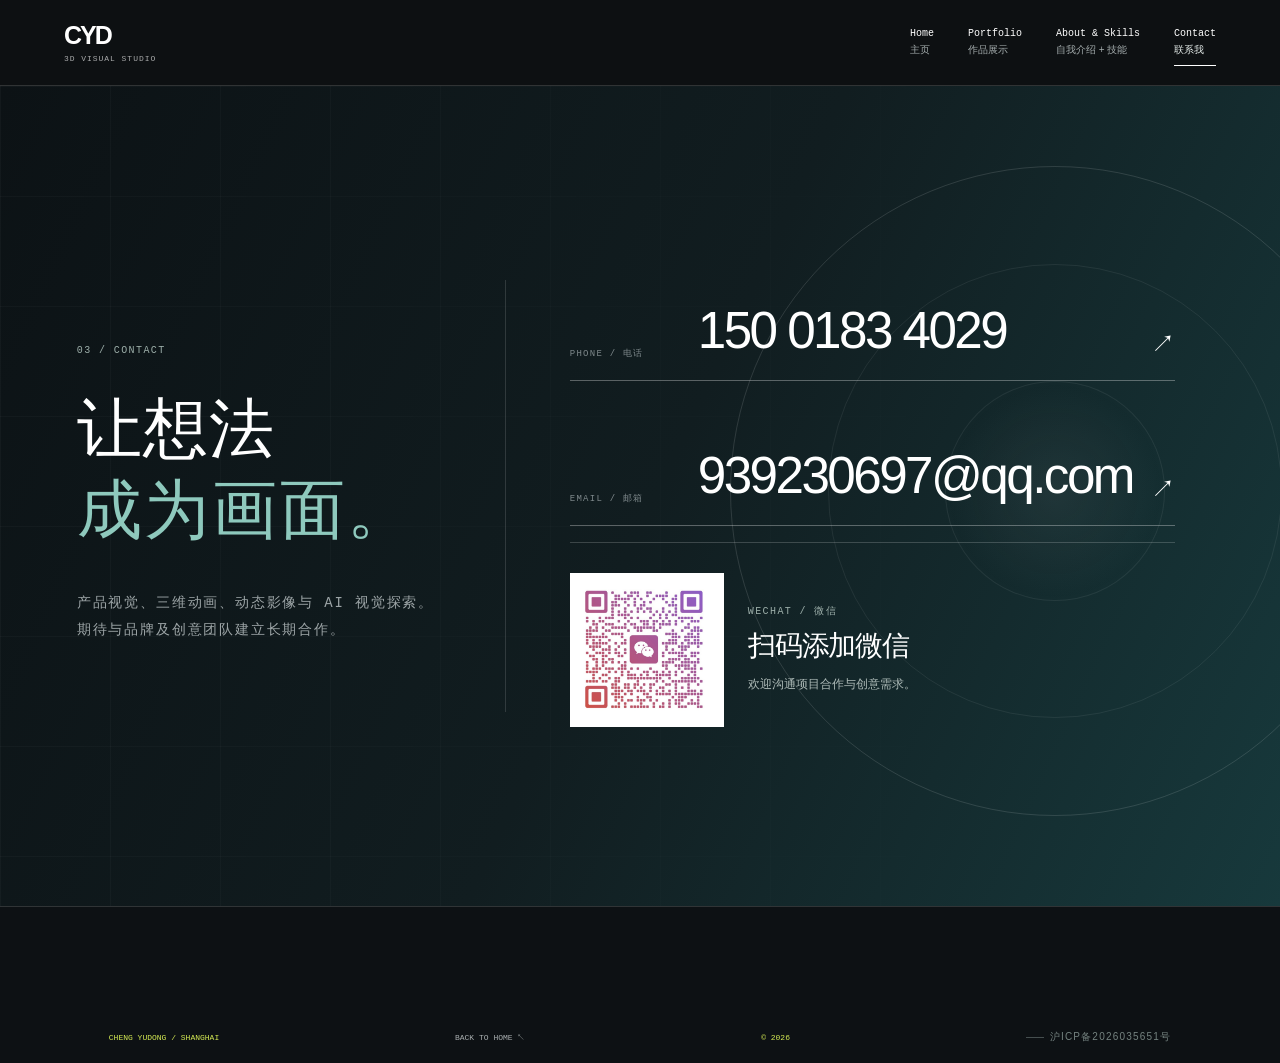
<file: contact.html>
<!doctype html>
<html lang="zh-CN">
<head>
  <meta charset="UTF-8">
  <meta name="viewport" content="width=device-width, initial-scale=1.0">
  <meta name="description" content="联系三维视觉设计师程玉栋。">
  <title>联系我 | 程玉栋</title>
  <link rel="stylesheet" href="styles.css">
</head>
<body class="contact-page">
  <header class="inner-header dark"><a class="inner-logo" href="index.html"><b>CYD</b><span>3D VISUAL STUDIO</span></a><nav><a href="index.html">Home <small>主页</small></a><a href="works.html">Portfolio <small>作品展示</small></a><a href="profile.html">About & Skills <small>自我介绍 + 技能</small></a><a class="active" href="contact.html">Contact <small>联系我</small></a></nav><button class="menu-toggle" aria-label="打开导航" aria-expanded="false"><i></i><i></i></button></header>
  <main class="contact-main">
    <div class="contact-orbit"></div>
    <section class="contact-lead"><p>03 / CONTACT</p><h1>让想法<br><span>成为画面。</span></h1><p>产品视觉、三维动画、动态影像与 AI 视觉探索。期待与品牌及创意团队建立长期合作。</p></section>
    <section class="contact-details"><a class="contact-line" href="tel:15001834029"><small>PHONE / 电话</small><strong>150 0183 4029</strong><b>↗</b></a><a class="contact-line" href="mailto:939230697@qq.com"><small>EMAIL / 邮箱</small><strong>939230697@qq.com</strong><b>↗</b></a><div class="wechat-card"><img src="assets/profile/wechat-qr.jpg" alt="程玉栋微信二维码"><div><small>WECHAT / 微信</small><strong>扫码添加微信</strong><p>欢迎沟通项目合作与创意需求。</p></div></div></section>
  </main>
  <footer class="contact-foot"><span>CHENG YUDONG / SHANGHAI</span><a href="index.html">BACK TO HOME ↖</a><span>© 2026</span><a class="site-icp" href="https://beian.miit.gov.cn/" target="_blank" rel="noopener">沪ICP备2026035651号</a></footer>
  <script src="script.js"></script>
</body>
</html>
</file>
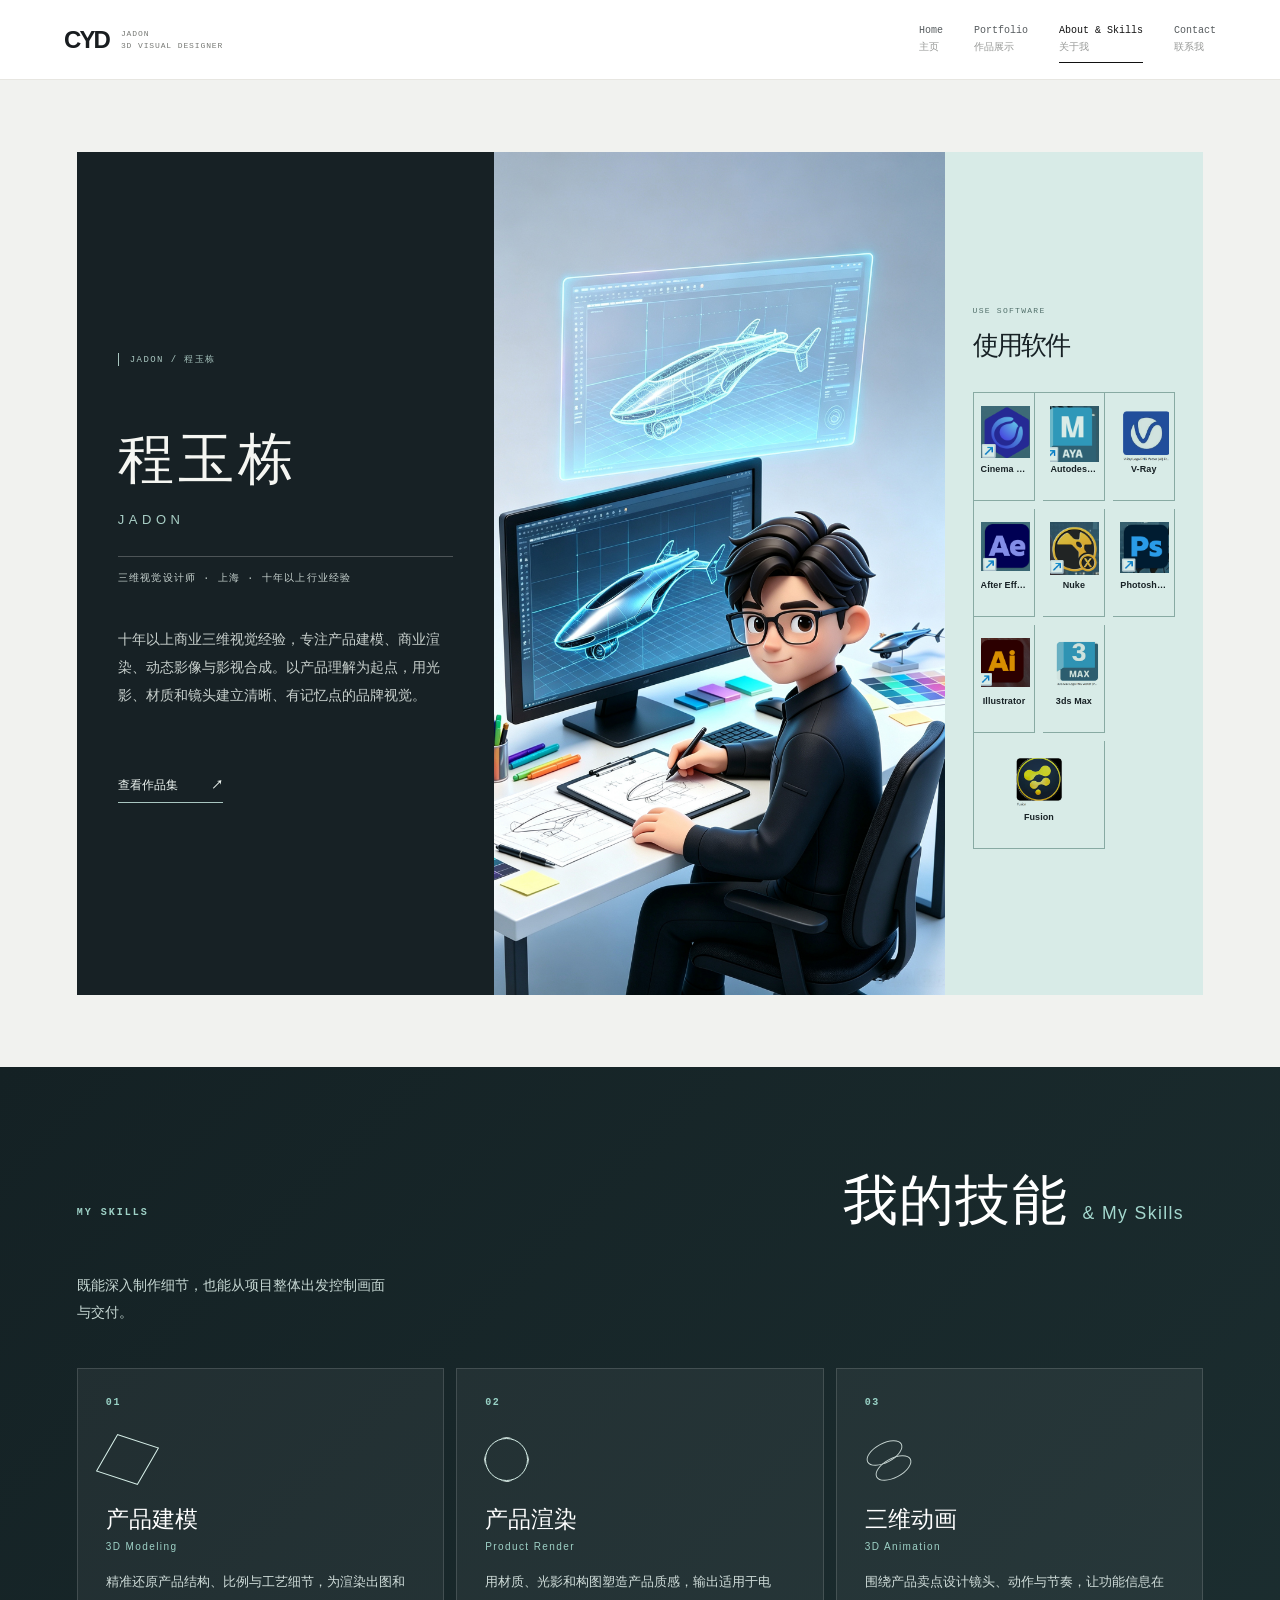
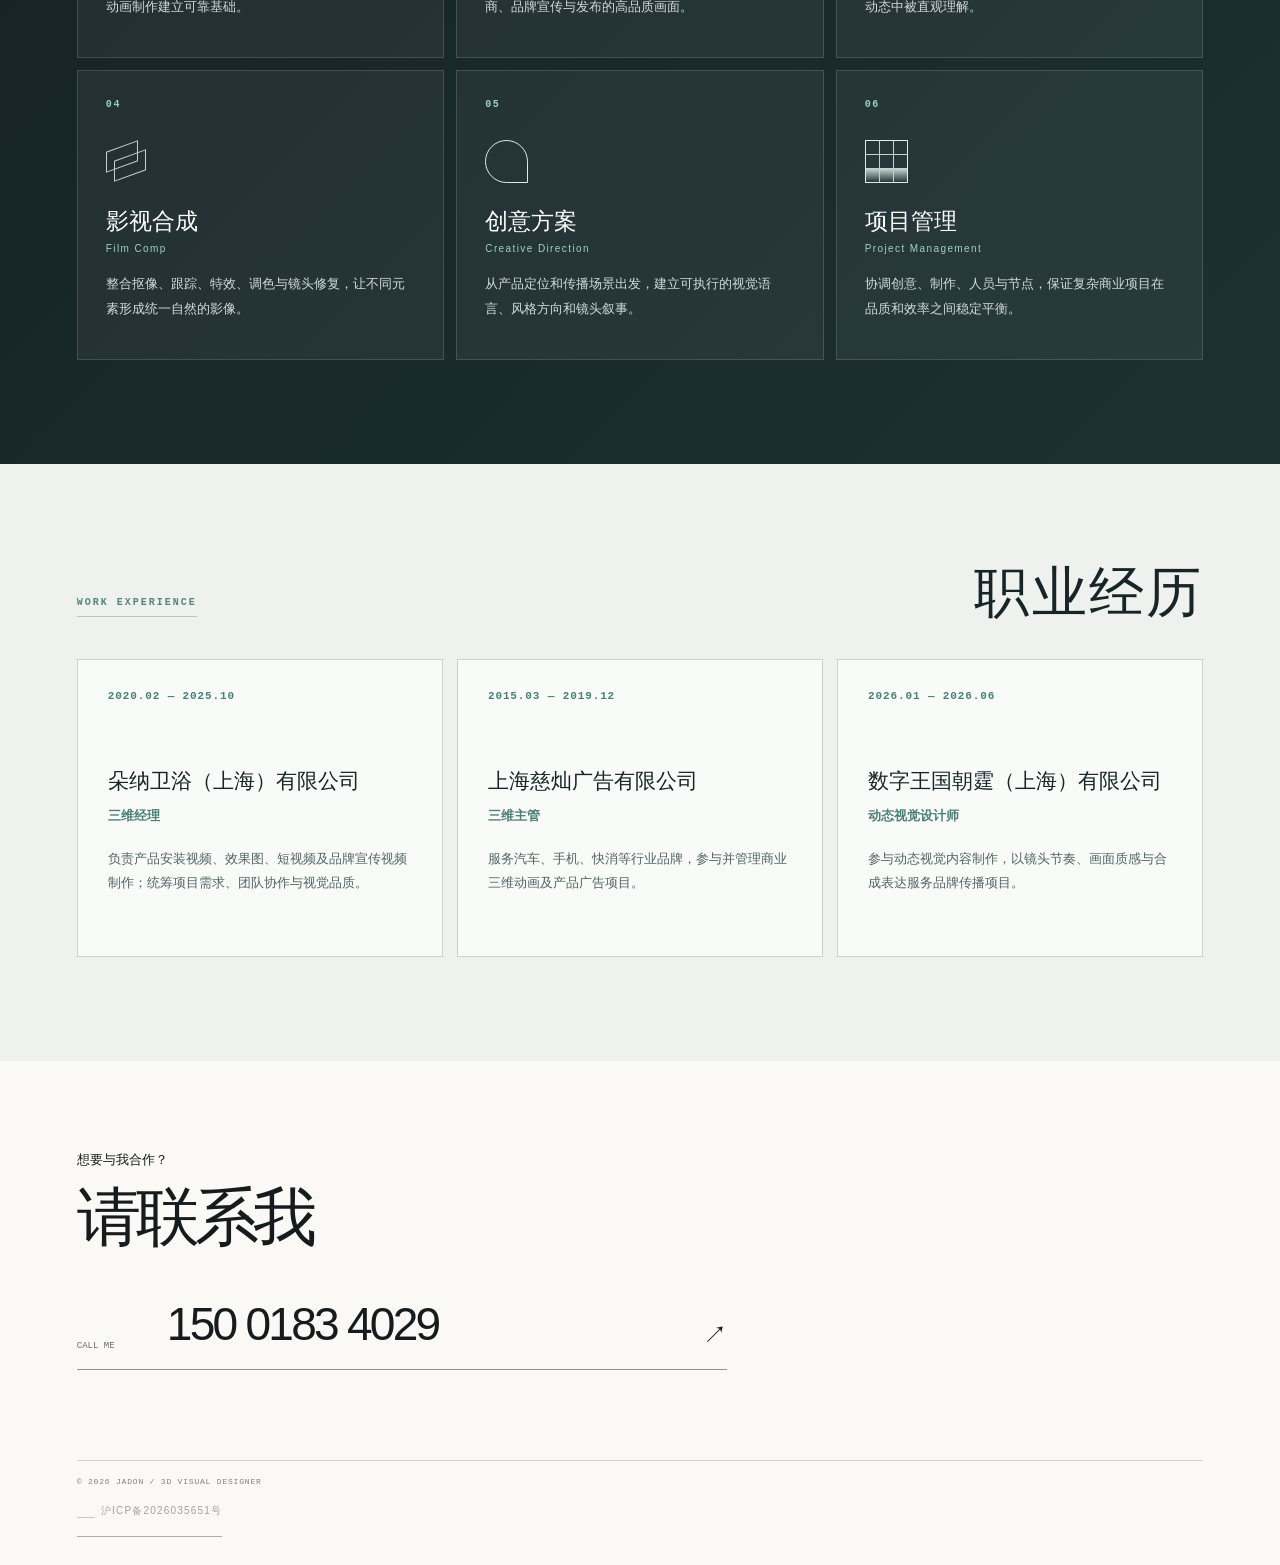
<file: profile.html>
<!doctype html>
<html lang="zh-CN">
<head>
  <meta charset="UTF-8">
  <meta name="viewport" content="width=device-width, initial-scale=1.0">
  <meta name="description" content="程玉栋个人简介、使用软件与专业技能。">
  <title>关于与技能 | 程玉栋</title>
  <link rel="stylesheet" href="styles.css">
</head>
<body class="cv-page">
  <header class="cv-nav">
    <a class="cv-brand" href="index.html"><b>CYD</b><span>JADON<br>3D VISUAL DESIGNER</span></a>
    <nav><a href="index.html">Home <small>主页</small></a><a href="works.html">Portfolio <small>作品展示</small></a><a class="active" href="profile.html">About & Skills <small>关于我</small></a><a href="contact.html">Contact <small>联系我</small></a></nav>
    <button class="menu-toggle" aria-label="打开导航" aria-expanded="false"><i></i><i></i></button>
  </header>
  <main>
    <section class="cv-intro">
      <div class="cv-intro-copy"><p class="cv-label">JADON / 程玉栋</p><h1><span class="name-cn">程玉栋</span><span class="name-en">Jadon</span></h1><p class="cv-meta">三维视觉设计师 · 上海 · 十年以上行业经验</p><p class="cv-summary">十年以上商业三维视觉经验，专注产品建模、商业渲染、动态影像与影视合成。以产品理解为起点，用光影、材质和镜头建立清晰、有记忆点的品牌视觉。</p><a href="works.html">查看作品集 <b>↗</b></a></div>
      <figure class="avatar-card"><img class="profile-portrait" src="assets/profile/gerenxingxiang.jpg" alt="程玉栋三维卡通职业形象"><figcaption><span>3D CHARACTER / SELF PORTRAIT</span><b>程玉栋 · 3D VISUAL DESIGNER</b></figcaption></figure>
      <section class="cv-section cv-software software-aside"><header><p>USE SOFTWARE</p><h2>使用软件 <span>& Tools</span></h2><em>以建模、渲染、动画和合成为核心，建立完整的商业视觉制作流程。</em></header><div class="cv-card-grid"><article><div class="app-icon"><img src="assets/icons/c4d-provided.png" alt="Cinema 4D"></div><h3>Cinema 4D</h3><p>产品建模、场景搭建、镜头动画与三维动态设计。</p></article><article><div class="app-icon"><img src="assets/icons/maya-provided.png" alt="Maya"></div><h3>Autodesk Maya</h3><p>复杂建模、镜头动画与高要求三维制作。</p></article><article><div class="app-icon"><img src="assets/icons/vray-provided.png" alt="V-Ray"></div><h3>V-Ray</h3><p>材质、光影与写实产品渲染输出。</p></article><article><div class="app-icon"><img src="assets/icons/ae-provided.png" alt="After Effects"></div><h3>After Effects</h3><p>动态视觉、片头包装和视觉节奏设计。</p></article><article><div class="app-icon"><img src="assets/icons/nuke-provided.png" alt="Nuke"></div><h3>Nuke</h3><p>影视级合成、跟踪、修复与光影匹配。</p></article><article><div class="app-icon"><img src="assets/icons/photoshop-provided.png" alt="Photoshop"></div><h3>Photoshop</h3><p>图像精修、色彩调整及创意合成。</p></article><article><div class="app-icon"><img src="assets/icons/illustrator-provided.png" alt="Illustrator"></div><h3>Illustrator</h3><p>品牌图形、版式与视觉设计延展。</p></article><article><div class="app-icon"><img src="assets/icons/3dsmax-provided.png" alt="3ds Max"></div><h3>3ds Max</h3><p>产品与空间建模、动画制作。</p></article><article><div class="app-icon"><img src="assets/icons/fusion-provided.png" alt="Fusion"></div><h3>Fusion</h3><p>节点式合成与动态视觉后期制作。</p></article></div></section>
    
    </section>

    <section class="cv-section cv-skills"><header><p>MY SKILLS</p><h2>我的技能 <span>& My Skills</span></h2><em>既能深入制作细节，也能从项目整体出发控制画面与交付。</em></header><div class="cv-skill-grid"><article><span>01</span><div class="skill-symbol symbol-box"></div><h3>产品建模 <small>3D Modeling</small></h3><p>精准还原产品结构、比例与工艺细节，为渲染出图和动画制作建立可靠基础。</p></article><article><span>02</span><div class="skill-symbol symbol-light"></div><h3>产品渲染 <small>Product Render</small></h3><p>用材质、光影和构图塑造产品质感，输出适用于电商、品牌宣传与发布的高品质画面。</p></article><article><span>03</span><div class="skill-symbol symbol-flow"></div><h3>三维动画 <small>3D Animation</small></h3><p>围绕产品卖点设计镜头、动作与节奏，让功能信息在动态中被直观理解。</p></article><article><span>04</span><div class="skill-symbol symbol-layer"></div><h3>影视合成 <small>Film Comp</small></h3><p>整合抠像、跟踪、特效、调色与镜头修复，让不同元素形成统一自然的影像。</p></article><article><span>05</span><div class="skill-symbol symbol-frame"></div><h3>创意方案 <small>Creative Direction</small></h3><p>从产品定位和传播场景出发，建立可执行的视觉语言、风格方向和镜头叙事。</p></article><article><span>06</span><div class="skill-symbol symbol-grid"></div><h3>项目管理 <small>Project Management</small></h3><p>协调创意、制作、人员与节点，保证复杂商业项目在品质和效率之间稳定平衡。</p></article></div></section>

    <section class="cv-experience"><header><p>WORK EXPERIENCE</p><h2>职业经历</h2></header><div class="cv-timeline"><article><time>2020.02 — 2025.10</time><div><h3>朵纳卫浴（上海）有限公司</h3><b>三维经理</b><p>负责产品安装视频、效果图、短视频及品牌宣传视频制作；统筹项目需求、团队协作与视觉品质。</p></div></article><article><time>2015.03 — 2019.12</time><div><h3>上海慈灿广告有限公司</h3><b>三维主管</b><p>服务汽车、手机、快消等行业品牌，参与并管理商业三维动画及产品广告项目。</p></div></article><article><time>2026.01 — 2026.06</time><div><h3>数字王国朝霆（上海）有限公司</h3><b>动态视觉设计师</b><p>参与动态视觉内容制作，以镜头节奏、画面质感与合成表达服务品牌传播项目。</p></div></article></div></section>
  </main>
  <footer class="cv-footer"><p>想要与我合作？</p><h2>请联系我</h2><a href="tel:15001834029"><span>CALL ME</span><b>150 0183 4029</b><i>↗</i></a><small>© 2026 JADON / 3D VISUAL DESIGNER</small><a class="site-icp" href="https://beian.miit.gov.cn/" target="_blank" rel="noopener">沪ICP备2026035651号</a></footer>
  <script src="script.js"></script>
</body>
</html>
</file>
<file: styles.css>
:root{--ink:#111314;--muted:#697074;--paper:#f4f2ee;--line:#d9d7d2;--lime:#d7ed54;--accent:#8ca3ff}*{box-sizing:border-box}html{scroll-behavior:smooth}body{margin:0;color:var(--ink);background:var(--paper);font-family:Manrope,"Noto Sans SC",sans-serif}button{font:inherit}.site-header{height:82px;display:flex;align-items:center;padding:0 4.2vw;position:absolute;inset:0 0 auto;z-index:5;color:#fff;border-bottom:1px solid #ffffff26}.logo{font-size:25px;line-height:1;font-weight:700;letter-spacing:-.08em;color:inherit;text-decoration:none}.logo span,footer span{color:var(--lime)}.desktop-nav{display:flex;gap:28px;margin:auto}.desktop-nav a,.header-call{color:inherit;text-decoration:none;font:500 10px "DM Mono",monospace;letter-spacing:.04em}.header-call{border:1px solid #ffffff55;border-radius:50px;padding:10px 14px}.header-call b{color:var(--lime);margin-left:7px}.menu-toggle{display:none}.hero{min-height:710px;height:100vh;max-height:980px;background:#111;position:relative;overflow:hidden;color:#fff}.hero-image{position:absolute;inset:0;background:linear-gradient(90deg,#0c1218cc 0%,#0b121455 43%,#080d0f60 100%),url('assets/works/x1.jpg') center/cover;transform:scale(1.03);animation:heroZoom 12s ease-out both}.hero-shadow{position:absolute;inset:auto 0 0;height:60%;background:linear-gradient(transparent,#0b0e10aa)}@keyframes heroZoom{to{transform:scale(1)}}.hero-content{position:absolute;z-index:1;left:12vw;top:26vh}.kicker,.eyebrow{font:500 10px "DM Mono",monospace;letter-spacing:.13em;margin:0;color:inherit}.kicker:before,.eyebrow:before{content:"";display:inline-block;width:28px;height:1px;background:currentColor;margin:0 10px 3px 0}.hero h1{font-size:clamp(66px,9.2vw,145px);line-height:.82;letter-spacing:-.09em;margin:25px 0}.hero h1 span{font-size:.23em;letter-spacing:.09em;font-weight:500}.hero-description{font-size:15px;line-height:1.9;color:#e4e9ed}.round-link{display:flex;align-items:center;justify-content:center;flex-direction:column;margin-top:55px;width:110px;height:110px;border:1px solid #ffffff77;border-radius:50%;color:#fff;text-decoration:none;transition:.3s}.round-link:hover{color:var(--ink);background:var(--lime);border-color:var(--lime);transform:rotate(-6deg)}.round-link small{font:9px "DM Mono",monospace;letter-spacing:.08em}.round-link strong{font-size:12px}.round-link b{margin-top:5px}.hero-side{position:absolute;z-index:1;right:4.2vw;bottom:130px;writing-mode:vertical-rl;font:9px "DM Mono",monospace;letter-spacing:.14em;color:#d7ed54}.hero-bottom{position:absolute;z-index:1;bottom:24px;left:4.2vw;right:4.2vw;display:flex;justify-content:space-between;color:#d5d8d9;font:9px "DM Mono",monospace;letter-spacing:.12em}.section{padding:130px 8.5vw;display:grid;grid-template-columns:18% 1fr;gap:7vw}.section-label{font:10px "DM Mono",monospace;letter-spacing:.09em;line-height:1.7}.section-label span{display:block;color:#9ca1a1;margin-bottom:18px}.section-label p{margin:0;font-family:Manrope,"Noto Sans SC",sans-serif;font-weight:600}.about{background:#fff;grid-template-columns:16% 1fr 30%;gap:5vw}.about-main h2,.skill-intro h2,.works h2,.experience h2,footer h2{font-weight:600;letter-spacing:-.065em;line-height:1.15;margin:18px 0 28px;font-size:clamp(36px,4.1vw,63px)}.about-main h2 em,.skill-intro em,footer h2 em{font-style:normal;color:#8096e7}.about-text{max-width:590px;color:var(--muted);font-size:14px;line-height:2}.facts{display:grid;grid-template-columns:repeat(3,1fr);max-width:630px;margin-top:48px;border-top:1px solid var(--line);padding-top:20px}.facts div{display:flex;flex-direction:column;gap:5px}.facts b{font-size:26px;letter-spacing:-.06em}.facts sup{font-size:12px;color:#8299e7}.facts span{font-size:11px;color:var(--muted)}.about-card{align-self:end;background:#eff0ec}.about-card img{width:100%;display:block;aspect-ratio:1.2;object-fit:cover}.about-card div{padding:22px}.about-card small{font:9px "DM Mono",monospace;color:#7581ac}.about-card strong{display:block;margin-top:10px;line-height:1.7;font-size:14px}.soft-section{background:#e8e9e4;grid-template-columns:18% 1fr}.skill-intro{max-width:600px}.skill-intro>p:last-child{font-size:14px;color:#62686b;line-height:1.9;max-width:430px}.tool-grid{grid-column:2;display:grid;grid-template-columns:repeat(4,1fr);margin-top:30px;border-top:1px solid #cdd0c7}.tool{min-height:270px;padding:27px 22px;border-right:1px solid #cdd0c7;position:relative}.tool:first-child{border-left:1px solid #cdd0c7}.tool-no{font:9px "DM Mono",monospace;color:#8d9292}.tool-icon{display:block;width:39px;height:39px;margin:35px 0 28px;position:relative}.cube{border:1.5px solid #111;transform:rotate(30deg) skewY(-12deg)}.sun{border:1.5px solid #111;border-radius:50%;box-shadow:0 -11px 0 -10px #111,0 11px 0 -10px #111,11px 0 0 -10px #111,-11px 0 0 -10px #111}.layers:before,.layers:after{content:"";position:absolute;width:30px;height:19px;border:1.5px solid #111;transform:skewY(-20deg)}.layers:before{top:8px;left:4px}.layers:after{top:16px;left:9px}.frame{border:1.5px solid #111;border-radius:50% 50% 0 50%}.tool h3{font-size:14px;margin:0 0 12px}.tool p{font-size:11px;line-height:1.8;color:#6d7274;margin:0}.works{display:block;background:#fff;padding-top:130px}.works-heading{display:grid;grid-template-columns:18% 1fr 200px;align-items:end;margin-bottom:42px}.works-heading h2{margin-bottom:0}.works-note{font-size:11px;line-height:1.8;color:var(--muted);margin:0}.work-filters{display:flex;gap:27px;border-bottom:1px solid var(--line);padding-bottom:18px;margin-bottom:32px}.work-filters button{border:0;background:none;padding:0;color:#899093;font-size:11px;cursor:pointer}.work-filters button.active{color:#111;font-weight:700}.work-grid{display:grid;grid-template-columns:repeat(12,1fr);gap:22px}.work-card{border:0;padding:0;grid-column:span 4;background:#e8e8e8;position:relative;min-height:260px;cursor:pointer;overflow:hidden;text-align:left}.work-card.card-wide{grid-column:span 8}.work-card.card-tall{grid-row:span 2}.work-card img{display:block;width:100%;height:100%;min-height:260px;object-fit:cover;transition:transform .8s cubic-bezier(.2,.75,.2,1),filter .4s}.work-card span{position:absolute;inset:auto 0 0;padding:20px;color:#fff;background:linear-gradient(transparent,#091014d9);display:flex;flex-direction:column;gap:3px;opacity:0;transform:translateY(10px);transition:.35s}.work-card small{font:9px "DM Mono",monospace;letter-spacing:.1em;color:var(--lime)}.work-card b{font-size:16px}.work-card i{font-style:normal;font-size:10px;margin-top:5px}.work-card:hover img{transform:scale(1.045);filter:brightness(.75)}.work-card:hover span{opacity:1;transform:none}.work-card.hidden{display:none}.experience{background:#15191d;color:#f6f7f5}.experience .section-label span{color:#87919a}.experience-content h2 span{color:var(--lime)}.experience-list{margin-top:65px;border-top:1px solid #ffffff29}.experience-list article{display:grid;grid-template-columns:150px 1fr;gap:40px;padding:26px 0;border-bottom:1px solid #ffffff29}.experience-list time{font:10px "DM Mono",monospace;color:var(--lime)}.experience-list h3{font-size:17px;margin:0 0 5px}.experience-list b{font-size:11px;color:#a9b1b9}.experience-list p{font-size:12px;line-height:1.8;color:#aeb5ba;max-width:550px;margin:13px 0 0}footer{padding:130px 8.5vw 26px;background:var(--lime);color:#15191d}footer h2{font-size:clamp(47px,6.5vw,100px);margin:25px 0 70px}footer h2 em{color:#7183c8}.phone{border-bottom:1px solid #465034;padding-bottom:20px;display:flex;gap:25px;align-items:baseline;max-width:600px;color:inherit;text-decoration:none;font-size:clamp(25px,3.5vw,52px);letter-spacing:-.06em}.phone span{font:10px "DM Mono",monospace;letter-spacing:.1em;color:#566536}.phone b{margin-left:auto;font-size:24px}.footer-bottom{border-top:1px solid #53632d;margin-top:130px;padding-top:20px;display:flex;justify-content:space-between;align-items:center;font:9px "DM Mono",monospace;letter-spacing:.05em}.footer-bottom>a{color:#111;text-decoration:none}.footer-bottom>a:first-child{font:700 22px Manrope,sans-serif;letter-spacing:-.07em}.footer-bottom p{margin:0}.lightbox{padding:0;border:0;max-width:min(1000px,90vw);background:#101214;color:white}.lightbox::backdrop{background:#000c}.lightbox img{display:block;max-width:100%;max-height:75vh;object-fit:contain}.lightbox div{padding:18px 22px}.lightbox small{font:10px "DM Mono",monospace;color:var(--lime)}.lightbox h3{margin:7px 0 0;font-size:19px}.close-lightbox{position:absolute;z-index:1;right:9px;top:9px;border:0;width:32px;height:32px;border-radius:50%;background:#ffffffdd;font-size:22px;cursor:pointer}.reveal{opacity:0;transform:translateY(22px);transition:opacity .7s ease,transform .7s ease}.reveal.visible{opacity:1;transform:none}
@media(max-width:800px){.site-header{height:68px;padding:0 6vw}.desktop-nav{position:absolute;top:68px;left:0;right:0;background:#14191e;display:none;flex-direction:column;padding:25px 6vw;gap:20px}.desktop-nav.open{display:flex}.header-call{display:none}.menu-toggle{display:flex;width:28px;height:20px;margin-left:auto;padding:0;background:transparent;border:0;flex-direction:column;justify-content:center;gap:7px}.menu-toggle i{display:block;width:25px;height:1px;background:#fff}.hero{min-height:650px;height:88vh}.hero-content{left:7vw;top:24vh}.hero-side{right:6vw;bottom:105px}.hero-bottom{left:6vw;right:6vw;font-size:8px}.section,.about{padding:85px 6vw;grid-template-columns:1fr;gap:35px}.section-label{display:flex;align-items:center;gap:18px}.section-label span{margin:0}.about-card{max-width:380px}.facts{gap:16px}.soft-section{grid-template-columns:1fr}.skill-intro h2{margin-top:14px}.tool-grid{grid-column:auto;grid-template-columns:1fr 1fr;margin-top:0}.tool{min-height:250px;border-bottom:1px solid #cdd0c7}.tool:nth-child(3){border-left:1px solid #cdd0c7}.works{padding:85px 6vw}.works-heading{grid-template-columns:1fr;gap:25px}.work-filters{gap:15px;overflow:auto;white-space:nowrap}.work-grid{grid-template-columns:1fr 1fr;gap:12px}.work-card,.work-card.card-wide{grid-column:span 1;min-height:160px}.work-card.card-tall{grid-row:span 1}.work-card img{min-height:160px}.work-card span{opacity:1;transform:none;padding:12px}.work-card b{font-size:12px}.work-card i{display:none}.experience-list article{grid-template-columns:1fr;gap:13px}.experience-content h2{font-size:40px}.phone{flex-wrap:wrap;gap:8px}.phone b{margin-left:auto}.footer-bottom{margin-top:75px;gap:12px;flex-wrap:wrap}.footer-bottom p{order:3;width:100%}}
@media(prefers-reduced-motion:reduce){html{scroll-behavior:auto}.hero-image{animation:none}.reveal{opacity:1;transform:none;transition:none}}

/* Software cards use their corresponding local vector marks. */
.app-icon img{display:block;width:32px;height:32px;object-fit:contain}.ai-featured{box-shadow:inset 0 0 0 1px #8aa6ff}
.profile-portrait{display:block;width:100%;height:410px;object-fit:cover;object-position:center 43%;background:#dce5e6}.film-card video{width:100%;height:100%;display:block;object-fit:cover;background:#101315;transition:transform .7s cubic-bezier(.2,.75,.2,1),filter .35s}.film-card:hover video{transform:scale(1.04);filter:brightness(.77)}

/* Refined identity, provided software marks, and contact layout. */
.cv-brand span{font-family:Manrope,"Noto Sans SC",sans-serif}.cv-intro h1{font-family:Manrope,"Noto Sans SC",sans-serif;font-size:clamp(49px,6.2vw,90px);line-height:.9;letter-spacing:-.075em}.cv-intro h1 span{font-family:Manrope,sans-serif;font-size:.32em;letter-spacing:.11em;margin-top:22px;text-transform:uppercase;color:#68726f}.cv-summary{font-size:15px;line-height:2.05;max-width:550px}.cv-card-grid{grid-template-columns:repeat(3,1fr)}.cv-card-grid article{min-height:246px;padding:26px}.cv-card-grid .app-icon{width:62px;height:62px;margin-bottom:30px;background:#f2f3f1!important;border:1px solid #e1e3df;border-radius:14px;padding:8px}.cv-card-grid .app-icon img{width:100%;height:100%;object-fit:contain}.inner-header nav a{display:flex;flex-direction:column;gap:4px}.inner-header nav a small{font:10px "Noto Sans SC",sans-serif;letter-spacing:0;color:#a4acad}.inner-header nav a.active small{color:#e5ecea}.contact-page{background:#0d1114;color:#f4f7f4}.contact-main{min-height:calc(100vh - 80px);padding:160px 8.5vw 95px;display:grid;grid-template-columns:1.05fr .95fr;gap:8vw;position:relative;overflow:hidden;background:radial-gradient(circle at 82% 15%,#24434a 0,transparent 29%),linear-gradient(135deg,#0d1114,#151f23)}.contact-main:after{content:"";position:absolute;inset:0;background:linear-gradient(90deg,#ffffff06 1px,transparent 1px),linear-gradient(#ffffff05 1px,transparent 1px);background-size:90px 90px;mask-image:linear-gradient(90deg,#0008,transparent 88%);pointer-events:none}.contact-lead,.contact-details{position:relative;z-index:1}.contact-lead>p:first-child,.contact-details small{font:10px "DM Mono",monospace;letter-spacing:.14em;color:#9caea9}.contact-lead h1{font-size:clamp(64px,7.5vw,124px);font-weight:300;letter-spacing:-.09em;line-height:.83;margin:30px 0}.contact-lead h1 span{color:#a7d9cf}.contact-lead>p:last-child{max-width:430px;font-size:14px;line-height:2;color:#b7c2c0}.contact-details{align-self:end;border-top:1px solid #ffffff2e}.contact-line{display:grid;grid-template-columns:132px 1fr auto;gap:18px;align-items:end;padding:23px 0;border-bottom:1px solid #ffffff2e;color:#f4f7f4;text-decoration:none;transition:.25s}.contact-line:hover{color:#b6ede0;padding-left:9px}.contact-line strong{font-size:clamp(19px,2.25vw,32px);font-weight:300;letter-spacing:-.045em}.contact-line b{font-size:22px;font-weight:400}.wechat-card{display:grid;grid-template-columns:130px 1fr;gap:24px;align-items:center;padding:30px 0 0}.wechat-card img{width:130px;aspect-ratio:1;object-fit:cover;background:#fff;padding:5px}.wechat-card div{display:flex;flex-direction:column;gap:9px}.wechat-card strong{font-size:22px;font-weight:400;letter-spacing:-.04em}.wechat-card p{font-size:12px;color:#aebbb8;line-height:1.8;margin:0}.contact-main aside{display:none}.contact-foot{background:#0d1114;border-top:1px solid #ffffff24;color:#9caea9}.contact-foot a{color:#e7f6f1}.contact-orbit{border-color:#73baad33}.contact-page .inner-header{background:#0d1114;border-bottom-color:#ffffff24}
@media(max-width:800px){.cv-intro h1{font-size:55px}.cv-card-grid{grid-template-columns:1fr 1fr}.contact-main{min-height:auto;padding:120px 6vw 70px;grid-template-columns:1fr;gap:60px}.contact-lead h1{font-size:63px}.contact-line{grid-template-columns:1fr auto;gap:8px}.contact-line small{grid-column:1/-1}.contact-line strong{font-size:21px}.wechat-card{grid-template-columns:105px 1fr}.wechat-card img{width:105px}.inner-header nav a small{display:block}}
.cv-intro h1{font-family:"Noto Serif SC","Songti SC",serif;font-size:clamp(38px,4.5vw,62px);letter-spacing:.04em;line-height:1.1}.cv-intro h1 .name-cn{display:block;font-size:1em;font-weight:500}.cv-intro h1 .name-en{display:block;margin-top:13px;font-family:Manrope,sans-serif;font-size:.35em;font-weight:400;letter-spacing:.18em;text-transform:uppercase;color:#68726f}.showcase-nav{background:#111a1e80;backdrop-filter:blur(18px) saturate(140%);-webkit-backdrop-filter:blur(18px) saturate(140%);border-bottom-color:#ffffff2c}.showcase-glass{padding:23px 25px;border:1px solid #ffffff3b;border-radius:18px;background:linear-gradient(135deg,#ffffff26,#ffffff09);backdrop-filter:blur(22px) saturate(145%);-webkit-backdrop-filter:blur(22px) saturate(145%);box-shadow:0 22px 70px #0004}.showcase-glass .showcase-eyebrow{margin:0;color:#e4f1ef;font:10px "DM Mono",monospace;letter-spacing:.16em}.showcase-glass .showcase-link{margin-top:18px}.showcase-slide:after{content:"";position:absolute;inset:0;background:linear-gradient(120deg,#1b3d4770,#07121722 48%,#ffffff10);backdrop-filter:blur(1px);pointer-events:none}.showcase-controls{padding:9px 12px;border:1px solid #ffffff2f;border-radius:15px;background:#10191d85;backdrop-filter:blur(16px);-webkit-backdrop-filter:blur(16px)}
.showcase-hud{position:absolute;z-index:5;left:50%;top:56%;transform:translate(-50%,-50%);width:min(580px,88vw);display:flex;flex-direction:column;align-items:center;gap:15px}.showcase-hud .showcase-copy,.showcase-hud .showcase-controls,.showcase-hud .showcase-bottom{position:static;left:auto;right:auto;bottom:auto;margin:0}.showcase-hud .showcase-copy{width:100%;text-align:center}.showcase-hud .showcase-link{margin-left:auto;margin-right:auto}.showcase-hud .showcase-controls{display:flex;align-items:center}.showcase-hud .showcase-bottom{width:100%;font-size:8px}.showcase-hud .showcase-bottom a{margin-left:auto}
.still-section{padding:115px 0 20px;border-top:1px solid #ffffff20}.still-section header{display:flex;align-items:end;gap:25px;margin-bottom:32px}.still-section header p{margin:0;font:10px "DM Mono",monospace;letter-spacing:.13em;color:#93a3a0}.still-section h2{margin:0;font-size:clamp(32px,4vw,58px);font-weight:300;letter-spacing:-.07em}.still-section header span{margin-left:auto;max-width:210px;font-size:12px;line-height:1.7;color:#a6b0ae}.still-grid{display:grid;grid-template-columns:repeat(12,1fr);gap:13px}.still-card{grid-column:span 4;min-height:250px;padding:0;border:0;background:#152025;color:#fff;position:relative;overflow:hidden;cursor:pointer;text-align:left}.still-card.still-wide{grid-column:span 8}.still-card img{width:100%;height:100%;min-height:250px;display:block;object-fit:cover;transition:transform .7s ease,filter .35s}.still-card span{position:absolute;left:0;right:0;bottom:0;padding:20px;font-size:12px;background:linear-gradient(transparent,#071014df);opacity:0;transform:translateY(8px);transition:.3s}.still-card:hover img{transform:scale(1.045);filter:brightness(.78)}.still-card:hover span{opacity:1;transform:none}
.video-wrap{background:#020304}.video-wrap video{transition:opacity .16s ease}.video-wrap video.is-loading{opacity:0}
@media(max-width:800px){.still-section{padding-top:75px}.still-section header{display:block}.still-section header span{display:block;margin:16px 0 0}.still-grid{grid-template-columns:1fr 1fr;gap:9px}.still-card,.still-card.still-wide{grid-column:span 1;min-height:170px}.still-card img{min-height:170px}.still-card span{opacity:1;transform:none;padding:12px;font-size:10px}}
@media(max-width:800px){.showcase-hud{top:58%;width:min(460px,88vw);gap:11px}.showcase-hud .showcase-copy{padding:17px 18px}.showcase-hud .showcase-bottom span:nth-child(2){display:none}}

/* Multi-page portfolio layouts */
.site-header:not(.on-dark){position:relative;color:var(--ink);border-bottom:1px solid var(--line)}.site-header:not(.on-dark) .header-call{border-color:#bfc2be}.site-header:not(.on-dark) .desktop-nav a.active{font-weight:700;border-bottom:1px solid #111;padding-bottom:4px}.inner-page{background:#fff;padding:0 8.5vw 130px}.page-title{padding:115px 0 85px;border-bottom:1px solid var(--line);max-width:960px}.page-title h1{font-size:clamp(55px,8vw,122px);line-height:.9;letter-spacing:-.085em;margin:24px 0}.page-title h1 span{font-size:.27em;letter-spacing:.07em}.page-title>p:last-child{font-size:14px;line-height:1.9;color:var(--muted);max-width:500px}.bio-grid{padding:100px 0;display:grid;grid-template-columns:.85fr 1fr;gap:11vw;max-width:1100px}.bio-image img{width:100%;aspect-ratio:.9;object-fit:cover}.bio-grid h2{font-size:clamp(35px,4vw,60px);line-height:1.15;letter-spacing:-.06em;margin:20px 0 28px}.bio-grid h2 span{color:#8296e8}.bio-grid article>p:not(.eyebrow){font-size:14px;line-height:2;color:#5d6569}.value-strip{display:grid;grid-template-columns:repeat(3,1fr);gap:1px;background:var(--line);margin:0 -8.5vw;padding:1px}.value-strip div{padding:45px 8.5vw;background:#15191d;color:white;display:flex;flex-direction:column;gap:7px}.value-strip b{font-size:42px;letter-spacing:-.07em}.value-strip sup{font-size:15px;color:var(--lime)}.value-strip span{font-size:11px;color:#b8c0c4}.career{padding:120px 0 0;max-width:900px}.career h2{font-size:clamp(42px,5vw,75px);letter-spacing:-.07em;margin:18px 0 55px}.timeline{border-top:1px solid var(--line)}.timeline article{display:grid;grid-template-columns:160px 1fr;gap:45px;padding:30px 0;border-bottom:1px solid var(--line)}.timeline time{font:10px "DM Mono",monospace;color:#7990df}.timeline h3{font-size:17px;margin:0 0 7px}.timeline b{font-size:11px;color:#737a7d}.timeline p{font-size:12px;line-height:1.9;color:#677074;max-width:560px}.skill-title{max-width:860px}.skill-detail-grid{display:grid;grid-template-columns:1fr 1fr;gap:1px;background:var(--line);margin:0 -8.5vw;padding:1px}.skill-detail{padding:58px 8.5vw;background:#edf0ea;min-height:420px}.skill-detail:nth-child(2),.skill-detail:nth-child(3){background:#f8f8f5}.skill-detail>span{font:10px "DM Mono",monospace;color:#7d91d8}.skill-detail h2{font-size:27px;letter-spacing:-.04em;margin:45px 0 8px}.skill-detail h3{font:500 11px "DM Mono",monospace;color:#667cbf;margin:0}.skill-detail p{font-size:13px;line-height:1.9;color:#626a6d;margin:25px 0}.skill-detail ul{margin:0;padding:0;list-style:none;font-size:11px;line-height:2;color:#3f4649}.skill-detail li:before{content:'+';color:#738ae3;margin-right:9px}.software-band{margin:0 -8.5vw -130px;padding:80px 8.5vw;background:#15191d;color:white}.software-band p{font:10px "DM Mono",monospace;letter-spacing:.12em;color:var(--lime)}.software-band div{display:flex;flex-wrap:wrap;gap:14px 27px;margin-top:35px}.software-band b{font-size:clamp(17px,2vw,30px);letter-spacing:-.06em}.works-page .page-title{max-width:none}.portfolio-grid{display:grid;grid-template-columns:repeat(12,1fr);gap:23px}.portfolio-card{grid-column:span 4;min-height:300px;display:block;position:relative;overflow:hidden;background:#e9e9e6;text-decoration:none;color:#fff}.portfolio-card.wide{grid-column:span 8}.portfolio-card img{width:100%;height:100%;min-height:300px;object-fit:cover;transition:transform .7s ease,filter .35s}.portfolio-card span{position:absolute;bottom:0;left:0;right:0;padding:24px;display:flex;flex-direction:column;gap:5px;background:linear-gradient(transparent,#0f1519e6);opacity:0;transform:translateY(13px);transition:.35s}.portfolio-card:hover img{transform:scale(1.04);filter:brightness(.77)}.portfolio-card:hover span{opacity:1;transform:none}.portfolio-card small{font:9px "DM Mono",monospace;color:var(--lime)}.portfolio-card b{font-size:16px}.portfolio-card i{font-size:10px;font-style:normal}.portfolio-card.hidden{display:none}.project-page{background:#111519;color:#f6f7f7}.project-main{min-height:100vh;padding:140px 8.5vw 90px}.back-link{font:10px "DM Mono",monospace;letter-spacing:.08em;text-decoration:none;color:#cad0d2}.project-meta{margin:90px 0 45px;max-width:700px}.project-meta h1{font-size:clamp(40px,5vw,80px);line-height:1.05;letter-spacing:-.07em;margin:17px 0}.project-meta>p:last-child{font-size:14px;line-height:1.8;color:#aeb5b8}.video-wrap{background:#050708;max-width:1200px;box-shadow:0 25px 70px #0008}.video-wrap video{display:block;width:100%;max-height:74vh;background:#050708}.project-credit{display:flex;justify-content:space-between;max-width:1200px;padding-top:16px;font:9px "DM Mono",monospace;letter-spacing:.1em;color:#899195}.home-intro{display:grid;grid-template-columns:17% 1fr .9fr;gap:6vw;padding:135px 8.5vw;background:#fff}.section-number{font:10px "DM Mono",monospace;letter-spacing:.1em;margin:0;color:#737d80}.home-intro h2{font-size:clamp(38px,4.6vw,66px);letter-spacing:-.07em;line-height:1.12;margin:18px 0 25px}.home-intro h2 span{color:#8196e6}.home-intro p:not(.eyebrow){font-size:14px;line-height:2;color:#626b6f;max-width:450px}.line-link{display:inline-flex;align-items:center;gap:30px;margin-top:28px;padding-bottom:7px;border-bottom:1px solid #667078;color:#111;text-decoration:none;font-size:12px}.line-link b{color:#7b90dc}.home-intro-image img{width:100%;height:100%;object-fit:cover;min-height:370px}.home-work-preview{padding:115px 8.5vw;background:#e9ece5}.preview-head{display:flex;justify-content:space-between;align-items:center;margin-bottom:35px}.preview-head .line-link{margin:0}.preview-grid{display:grid;grid-template-columns:2fr 1fr 1fr;gap:18px}.preview-card{display:block;position:relative;min-height:310px;overflow:hidden;color:#fff;text-decoration:none}.preview-card img{width:100%;height:100%;object-fit:cover;position:absolute;inset:0;transition:transform .7s}.preview-card span{position:absolute;inset:auto 0 0;padding:20px;background:linear-gradient(transparent,#0d1215df);display:flex;flex-direction:column;gap:4px}.preview-card small{font:9px "DM Mono",monospace;color:var(--lime)}.preview-card b{font-size:16px}.preview-card i{font-size:10px;font-style:normal}.preview-card:hover img{transform:scale(1.05)}
@media(max-width:800px){.site-header:not(.on-dark) .menu-toggle i{background:#111}.page-title{padding:80px 0 60px}.inner-page{padding:0 6vw 80px}.bio-grid{grid-template-columns:1fr;gap:40px;padding:65px 0}.value-strip{margin:0 -6vw;grid-template-columns:1fr}.value-strip div{padding:30px 6vw}.career{padding-top:75px}.timeline article{grid-template-columns:1fr;gap:14px}.skill-detail-grid{grid-template-columns:1fr;margin:0 -6vw}.skill-detail{padding:40px 6vw;min-height:0}.software-band{margin:0 -6vw -80px;padding:55px 6vw}.portfolio-grid{grid-template-columns:1fr 1fr;gap:12px}.portfolio-card,.portfolio-card.wide{grid-column:span 1;min-height:180px}.portfolio-card img{min-height:180px}.portfolio-card span{opacity:1;transform:none;padding:13px}.portfolio-card b{font-size:12px}.portfolio-card i{display:none}.project-main{padding:105px 6vw 65px}.project-meta{margin:65px 0 32px}.project-credit{gap:10px;flex-wrap:wrap}.home-intro{grid-template-columns:1fr;padding:80px 6vw;gap:25px}.home-intro-image{max-width:430px}.home-work-preview{padding:75px 6vw}.preview-head{align-items:flex-start;gap:20px}.preview-grid{grid-template-columns:1fr;gap:12px}.preview-card{min-height:260px}.preview-card.large{min-height:340px}.preview-card span{padding:15px}.preview-card i{display:none}}

/* Reference-inspired portfolio homepage */
.ref-home{background:#edf1f4;color:#132129}.ref-nav{height:76px;padding:0 5vw;display:flex;align-items:center;position:absolute;z-index:9;inset:0 0 auto;color:#f8fbfc;border-bottom:1px solid #ffffff36}.ref-logo{font-size:22px;color:inherit;text-decoration:none;font-weight:700;letter-spacing:-.08em}.ref-logo span{color:#a9e6f5}.ref-nav nav{margin:auto;display:flex;gap:30px}.ref-nav nav a{color:inherit;text-decoration:none;font-size:12px}.ref-contact{padding:9px 15px;border:1px solid #ffffff75;border-radius:30px;color:inherit;text-decoration:none;font-size:11px}.ref-contact b{color:#a9e6f5}.ref-hero{min-height:880px;position:relative;overflow:hidden;background:linear-gradient(120deg,#071e28,#0e3b4b 46%,#9eced8);color:#f7fcfd;padding:166px 8.5vw 75px}.ref-hero:before{content:"";position:absolute;inset:0;background:linear-gradient(90deg,#05212ddd,#07394730),url('assets/works/x1.jpg') center/cover;mix-blend-mode:luminosity;opacity:.53}.ref-hero-glow{position:absolute;width:690px;height:690px;border-radius:50%;right:-150px;top:40px;background:radial-gradient(circle,#d8ffff 0,#8dd6e233 42%,transparent 70%);filter:blur(5px)}.ref-hero-copy{position:relative;z-index:2;max-width:660px}.ref-hero-copy>p:first-child,.ref-overline{font:10px "DM Mono",monospace;letter-spacing:.13em}.ref-hero-copy h1{font-size:clamp(62px,8vw,126px);line-height:.84;letter-spacing:-.09em;margin:28px 0}.ref-hero-copy h1 span{font-size:.42em;letter-spacing:-.06em;font-weight:400}.ref-lead{font-size:15px;line-height:1.9;color:#d4edf2}.ref-data{display:flex;gap:40px;margin-top:55px}.ref-data div{display:flex;flex-direction:column}.ref-data strong{font-size:30px;letter-spacing:-.06em}.ref-data sup{font-size:13px;color:#a9e6f5}.ref-data span{font-size:10px;color:#c8e5e9;margin-top:5px}.ref-featured{position:absolute;z-index:2;right:7vw;bottom:60px;width:min(42vw,600px);height:380px}.ref-featured>p{position:absolute;right:0;top:-30px;margin:0;font:9px "DM Mono",monospace;letter-spacing:.1em}.feature-item{position:absolute;overflow:hidden;display:block;color:white;text-decoration:none;background:#1a353d;border:1px solid #ffffff2e}.feature-item img{width:100%;height:100%;display:block;object-fit:cover;filter:brightness(.62);transition:.55s}.feature-item span{position:absolute;z-index:1;inset:auto 0 0;padding:15px;background:linear-gradient(transparent,#06171dcc);display:flex;flex-direction:column;gap:3px}.feature-item b{font-size:15px}.feature-item small{font-size:9px;color:#a9e6f5}.feature-main{width:54%;height:100%;left:0;bottom:0}.feature-small{width:42%;height:31%;right:0}.feature-small.first{top:0}.feature-small.second{top:34.5%}.feature-small.third{bottom:0}.feature-item:hover img{filter:brightness(1);transform:scale(1.05)}.ref-section-title p{font:10px "DM Mono",monospace;letter-spacing:.14em;color:#5e7f8b;margin:0}.ref-section-title h2{font-size:clamp(40px,5vw,70px);letter-spacing:-.07em;margin:14px 0 0}.ref-about{padding:130px 8.5vw;background:#f6f6f2}.ref-about-grid{display:grid;grid-template-columns:.85fr 1.15fr;gap:11vw;max-width:1140px;margin:70px auto 0}.ref-about-grid figure{margin:0}.ref-about-grid figure img{width:100%;aspect-ratio:.9;object-fit:cover}.ref-about-grid figcaption{font:9px "DM Mono",monospace;letter-spacing:.1em;margin-top:10px;color:#70818b}.ref-about-grid article h3{font-size:clamp(31px,3.7vw,53px);line-height:1.13;letter-spacing:-.06em;margin:17px 0 28px}.ref-about-grid article h3 span{color:#628ca0}.ref-about-grid article>p:not(.ref-overline){font-size:14px;color:#59676d;line-height:2}.ref-about-grid dl{margin:32px 0 0;border-top:1px solid #d5d9d6}.ref-about-grid dl div{display:grid;grid-template-columns:110px 1fr;padding:14px 0;border-bottom:1px solid #d5d9d6;font-size:12px}.ref-about-grid dt{color:#688a99}.ref-about-grid dd{margin:0}.ref-text-link{display:inline-flex;gap:27px;color:#24333a;text-decoration:none;font-size:12px;border-bottom:1px solid #73848b;padding:0 0 7px;margin-top:30px}.ref-text-link b{color:#4a8da8}.ref-career-strip{margin:80px -8.5vw -130px;padding:40px 8.5vw;display:grid;grid-template-columns:repeat(3,1fr);gap:20px;background:#153241;color:white}.ref-career-strip strong{font-size:13px;font-weight:500}.ref-career-strip span{color:#a9e6f5;font-size:24px;letter-spacing:-.06em;margin-right:8px}.ref-strengths{padding:130px 8.5vw;background:#e3ecee}.strength-grid{display:grid;grid-template-columns:1fr 1fr;gap:16px;margin-top:65px}.strength-grid article{min-height:300px;padding:30px;background:#f7faf9;border:1px solid #c5d3d5}.strength-grid article>span{font:10px "DM Mono",monospace;color:#6993a5}.strength-grid h3{font-size:25px;letter-spacing:-.05em;margin:40px 0 14px}.strength-grid p{font-size:13px;line-height:1.9;color:#58666d;max-width:470px}.strength-grid em{font:10px "DM Mono",monospace;font-style:normal;border:1px solid #b5c9cf;padding:6px 8px;display:inline-block;margin:10px 6px 0 0;color:#547889}.ref-centered{display:flex;width:max-content;margin:50px auto 0}.ref-projects{padding:130px 8.5vw;background:#f7f8f6}.case-list{max-width:1050px;margin:70px auto 0}.case-list article{display:grid;grid-template-columns:.9fr 1.1fr;gap:8vw;padding:45px 0;border-top:1px solid #cbd0ce}.case-list article:last-child{border-bottom:1px solid #cbd0ce}.case-list article>a{display:block;overflow:hidden}.case-list img{width:100%;aspect-ratio:1.45;object-fit:cover;display:block;transition:.5s}.case-list article>a:hover img{transform:scale(1.04)}.case-copy small{font:10px "DM Mono",monospace;color:#6791a5}.case-copy h3{font-size:31px;letter-spacing:-.05em;margin:13px 0 6px}.case-copy>p{font-size:12px;line-height:1.85;color:#657177}.case-copy>strong{display:block;line-height:1.7;font-size:13px;margin:20px 0}.case-copy em{font:10px "DM Mono",monospace;color:#577f91;border:1px solid #b7c7c9;padding:5px 7px;font-style:normal;display:inline-block;margin-right:6px}.case-link{display:inline-block;color:#222f35;text-decoration:none;font-size:12px;margin-top:23px;border-bottom:1px solid #76858a;padding-bottom:5px}.ref-works{padding:130px 8.5vw;background:#172f3b;color:#f3f7f8}.ref-works .ref-section-title p{color:#a9e6f5}.ref-works .ref-section-title h2{color:white}.work-intro{color:#bbd0d5;font-size:13px;margin:22px 0 50px}.ref-work-grid{display:grid;grid-template-columns:repeat(3,1fr);gap:14px}.ref-work-grid a{position:relative;display:block;overflow:hidden;color:#fff;text-decoration:none;background:#203e4c}.ref-work-grid img{display:block;width:100%;aspect-ratio:1.45;object-fit:cover;transition:.5s;filter:brightness(.8)}.ref-work-grid span{position:absolute;inset:auto 0 0;padding:15px;background:linear-gradient(transparent,#07161dce);font:11px "DM Mono",monospace;letter-spacing:.05em}.ref-work-grid a:hover img{transform:scale(1.06);filter:brightness(1)}
@media(max-width:900px){.ref-nav{height:67px;padding:0 6vw}.ref-nav nav{position:absolute;top:67px;left:0;right:0;padding:26px 6vw;background:#153241;display:none;flex-direction:column;gap:20px}.ref-nav nav.open{display:flex}.ref-contact{display:none}.ref-nav .menu-toggle{display:flex;margin-left:auto;border:0;background:transparent;flex-direction:column;gap:6px}.ref-nav .menu-toggle i{width:25px;height:1px;background:#fff}.ref-hero{padding:125px 6vw 65px;min-height:860px}.ref-hero-copy h1{font-size:60px}.ref-data{gap:18px}.ref-data strong{font-size:24px}.ref-featured{width:88vw;right:6vw;bottom:55px;height:290px}.ref-about,.ref-strengths,.ref-projects,.ref-works{padding:85px 6vw}.ref-about-grid{grid-template-columns:1fr;gap:45px;margin-top:45px}.ref-about-grid figure{max-width:440px}.ref-career-strip{margin:60px -6vw -85px;padding:30px 6vw;grid-template-columns:1fr;gap:15px}.strength-grid{grid-template-columns:1fr;margin-top:40px}.strength-grid article{min-height:0}.case-list{margin-top:45px}.case-list article{grid-template-columns:1fr;gap:24px}.ref-work-grid{grid-template-columns:1fr 1fr}.ref-work-grid span{font-size:9px}.ref-lead br{display:none}}

/* Final three-entry site */
.cinema-home{background:#050606;color:#fff;overflow:hidden}.cinema-header{height:86px;position:fixed;z-index:20;inset:0 0 auto;display:flex;align-items:center;padding:0 4.2vw;border-bottom:1px solid #ffffff22}.cinema-logo,.inner-logo{color:inherit;text-decoration:none;display:flex;flex-direction:column}.cinema-logo span,.inner-logo b{font-size:25px;line-height:1;font-weight:600;letter-spacing:-.08em}.cinema-logo small,.inner-logo span{font:8px "DM Mono",monospace;letter-spacing:.12em;margin-top:6px;color:#a9aaab}.cinema-header nav{display:flex;gap:38px;margin-left:auto}.cinema-header nav a{color:#fff;text-decoration:none;font:10px "DM Mono",monospace;display:flex;flex-direction:column;gap:5px}.cinema-header nav a span{font:10px "Noto Sans SC",sans-serif;color:#9da3a5}.cinema-stage{height:100vh;min-height:720px;position:relative;overflow:hidden}.cinema-video{position:absolute;inset:0;width:100%;height:100%;object-fit:cover}.cinema-overlay{position:absolute;inset:0;background:linear-gradient(90deg,#030405e8 0%,#05060688 42%,#05060635 68%,#030405ad),linear-gradient(0deg,#020303c9 0%,transparent 45%)}.cinema-grain{position:absolute;inset:0;opacity:.045;pointer-events:none;background-image:url("data:image/svg+xml,%3Csvg viewBox='0 0 180 180' xmlns='http://www.w3.org/2000/svg'%3E%3Cfilter id='n'%3E%3CfeTurbulence type='fractalNoise' baseFrequency='.9' numOctaves='3'/%3E%3C/filter%3E%3Crect width='100%25' height='100%25' filter='url(%23n)'/%3E%3C/svg%3E")}.cinema-copy{position:absolute;z-index:3;left:8vw;top:23%;max-width:720px}.cinema-kicker,.section-kicker{font:9px "DM Mono",monospace;letter-spacing:.18em;color:#c5c9ca}.cinema-copy h1{font-size:clamp(54px,7vw,108px);font-weight:400;line-height:1.04;letter-spacing:-.07em;margin:23px 0}.cinema-copy h1 em{font-style:normal;color:#b4b1aa}.cinema-copy>p:not(.cinema-kicker){font-size:14px;line-height:1.9;color:#c8ccce}.cinema-cta{display:flex;justify-content:space-between;align-items:center;width:190px;margin-top:35px;padding:15px 18px;color:#fff;text-decoration:none;border:1px solid #ffffff66;font-size:12px;transition:.3s}.cinema-cta:hover{background:#fff;color:#111}.cinema-portals{position:absolute;z-index:4;right:4.2vw;bottom:80px;width:min(600px,48vw);display:grid;grid-template-columns:1.45fr 1fr 1fr;border-top:1px solid #ffffff4a;border-bottom:1px solid #ffffff4a}.cinema-portals a{min-height:145px;padding:19px;border-left:1px solid #ffffff3d;color:#fff;text-decoration:none;position:relative;display:flex;flex-direction:column;transition:.35s}.cinema-portals a:last-child{border-right:1px solid #ffffff3d}.cinema-portals small{font:9px "DM Mono",monospace;color:#92999c}.cinema-portals strong{font-size:14px;font-weight:400;margin:auto 0 5px}.cinema-portals span{font:8px "DM Mono",monospace;letter-spacing:.09em;color:#92999c}.cinema-portals b{position:absolute;right:16px;top:16px;font-weight:300;color:#babdbd}.cinema-portals a:hover{background:#f2f1ed;color:#111;transform:translateY(-7px)}.cinema-portals a:hover span,.cinema-portals a:hover small{color:#65696a}.cinema-foot{position:absolute;z-index:4;left:4.2vw;right:4.2vw;bottom:20px;display:flex;justify-content:space-between;align-items:center;font:8px "DM Mono",monospace;letter-spacing:.12em;color:#8e9496}.sound-toggle{border:0;background:none;color:inherit;font:inherit;letter-spacing:inherit;cursor:pointer}.inner-header{height:86px;display:flex;align-items:center;padding:0 5vw;border-bottom:1px solid #d9dcdd;color:#172027;background:#f5f5f2;position:relative;z-index:10}.inner-header.dark{background:#0d1012;color:#fff;border-color:#ffffff25}.inner-header nav{display:flex;gap:34px;margin-left:auto}.inner-header nav a{color:inherit;text-decoration:none;font:10px "DM Mono",monospace;padding:8px 0}.inner-header nav a.active{border-bottom:1px solid currentColor}.profile-page{background:#f5f5f2;color:#172027}.profile-hero{padding:100px 8.5vw 110px;display:grid;grid-template-columns:13% 1.1fr .6fr;gap:6vw;align-items:end}.page-index{align-self:start;font:9px "DM Mono",monospace;letter-spacing:.12em;color:#6d7477}.profile-hero h1{font-size:clamp(52px,7.5vw,115px);line-height:.86;letter-spacing:-.085em;margin:22px 0}.profile-hero h1 span{display:block;font-size:.24em;letter-spacing:.05em;margin-top:28px;color:#697377}.profile-lead{font-size:14px;line-height:1.95;color:#636d71;max-width:520px}.profile-hero figure{margin:0}.profile-hero figure img{width:100%;aspect-ratio:.84;object-fit:cover}.profile-hero figcaption{font:8px "DM Mono",monospace;letter-spacing:.1em;margin-top:10px;color:#747d80}.profile-story{padding:110px 14vw;display:grid;grid-template-columns:24% 1fr;gap:8vw;background:#172027;color:#f5f5f2}.profile-story aside p,.software-section header p,.capability-section header p,.career-section header p{font:9px "DM Mono",monospace;letter-spacing:.15em;margin:0;color:#8a9599}.profile-story aside span{display:block;font-size:22px;margin-top:12px}.profile-story h2{font-size:clamp(35px,4.5vw,66px);line-height:1.18;letter-spacing:-.06em;margin:0 0 35px}.profile-story h2 span{color:#aeb5b7}.profile-story article>p{font-size:14px;line-height:2;color:#b9c0c2}.profile-story dl{margin:38px 0 0;border-top:1px solid #ffffff27}.profile-story dl div{display:grid;grid-template-columns:120px 1fr;gap:20px;padding:14px 0;border-bottom:1px solid #ffffff27;font-size:12px}.profile-story dt{color:#8d989b}.profile-story dd{margin:0}.software-section,.capability-section,.career-section{padding:120px 8.5vw}.software-section header h2,.capability-section header h2,.career-section header h2{font-size:clamp(40px,5vw,74px);letter-spacing:-.07em;margin:13px 0 55px}.software-section header h2 span,.capability-section header h2 span{font-size:.32em;letter-spacing:.03em;color:#747c7f}.software-grid{display:grid;grid-template-columns:repeat(3,1fr);gap:1px;background:#d1d4d4;border:1px solid #d1d4d4}.software-grid article{background:#fff;padding:34px;min-height:270px}.software-grid i{display:grid;place-items:center;width:52px;height:52px;border:1px solid #222;font:500 13px "DM Mono",monospace;font-style:normal;margin-bottom:35px}.software-grid h3{font-size:17px;margin:0 0 13px}.software-grid p{font-size:12px;line-height:1.85;color:#687174}.capability-section{background:#e5e7e4}.capability-grid{display:grid;grid-template-columns:repeat(3,1fr);gap:16px}.capability-grid article{background:#f8f8f5;padding:28px;min-height:245px}.capability-grid article>span{font:9px "DM Mono",monospace;color:#7b8386}.capability-grid h3{font-size:20px;margin:40px 0 18px}.capability-grid h3 small{display:block;font:8px "DM Mono",monospace;color:#858d90;margin-top:6px}.capability-grid p{font-size:12px;line-height:1.85;color:#687174}.career-section{background:#fff}.career-section>div{border-top:1px solid #d4d7d7}.career-section article{display:grid;grid-template-columns:150px 1fr 120px 1.4fr;gap:25px;align-items:center;padding:25px 0;border-bottom:1px solid #d4d7d7}.career-section time{font:9px "DM Mono",monospace;color:#6e777a}.career-section h3{font-size:15px;margin:0}.career-section b{font-size:11px;color:#727a7d}.career-section p{font-size:11px;line-height:1.7;color:#737b7e}.inner-footer{padding:100px 8.5vw 28px;background:#0e1113;color:#fff;display:grid;grid-template-columns:1fr 1fr;gap:50px}.inner-footer>div p{font-size:13px}.inner-footer h2{font-size:clamp(45px,6vw,90px);margin:8px 0}.inner-footer>a{align-self:center;border-bottom:1px solid #ffffff5e;padding-bottom:18px;color:white;text-decoration:none;display:grid;grid-template-columns:80px 1fr auto;align-items:end}.inner-footer>a span{font:9px "DM Mono",monospace;color:#8d9699}.inner-footer>a b{font-size:clamp(22px,3vw,43px);font-weight:400}.inner-footer>a i{font-size:22px;font-style:normal}.inner-footer>p{grid-column:span 2;border-top:1px solid #ffffff26;padding-top:18px;font:8px "DM Mono",monospace;color:#737c7f}.portfolio-page{background:#0d1012;color:#fff}.portfolio-main{padding:100px 6vw 130px}.portfolio-title{display:flex;align-items:end;justify-content:space-between;margin-bottom:70px}.portfolio-title>div>p,.contact-main section>p{font:9px "DM Mono",monospace;letter-spacing:.13em;color:#838b8e}.portfolio-title h1{font-size:clamp(58px,8vw,125px);line-height:.83;letter-spacing:-.08em;font-weight:400;margin:22px 0 0}.portfolio-title h1 span{color:#777d7f}.portfolio-title>p{max-width:420px;font-size:13px;line-height:1.85;color:#9ca3a5}.portfolio-page .work-filters{border-color:#ffffff28}.portfolio-page .work-filters button{color:#747d80}.portfolio-page .work-filters button.active{color:#fff}.film-grid{display:grid;grid-template-columns:repeat(12,1fr);gap:16px}.film-card{grid-column:span 4;min-height:330px;position:relative;overflow:hidden;color:#fff;text-decoration:none;background:#191d20}.film-card.film-wide{grid-column:span 8}.film-card img{position:absolute;width:100%;height:100%;object-fit:cover;filter:brightness(.72);transition:.65s}.film-card span{position:absolute;inset:0;padding:24px;display:flex;flex-direction:column;background:linear-gradient(0deg,#050607d4,transparent 62%)}.film-card small{font:8px "DM Mono",monospace;color:#a8afb1}.film-card b{font-size:22px;font-weight:400;margin-top:auto}.film-card i{font-size:11px;font-style:normal;color:#afb4b5;margin-top:4px}.film-card strong{font:8px "DM Mono",monospace;margin-top:14px;opacity:0;transform:translateY(5px);transition:.35s}.film-card:hover img{transform:scale(1.05);filter:brightness(.95)}.film-card:hover strong{opacity:1;transform:none}.film-card.hidden{display:none}.portfolio-footer{padding:100px 8.5vw 28px;background:#ecece8;color:#111}.portfolio-footer>p{font:9px "DM Mono",monospace}.portfolio-footer h2{font-size:clamp(45px,6vw,86px);margin:20px 0}.portfolio-footer>a{display:inline-flex;gap:55px;color:#111;text-decoration:none;border-bottom:1px solid #777;padding-bottom:10px}.portfolio-footer>span{display:block;margin-top:100px;border-top:1px solid #ccc;padding-top:16px;font:8px "DM Mono",monospace;color:#666}.project-page .inner-header{position:absolute;inset:0 0 auto;background:transparent}.project-footer{padding:45px 8.5vw;background:#ecece8;display:flex;justify-content:space-between}.project-footer a{color:#111;text-decoration:none;font-size:12px}.contact-page{background:#0b0e10;color:#fff;min-height:100vh}.contact-main{min-height:calc(100vh - 130px);padding:130px 8.5vw 80px;position:relative;overflow:hidden;display:flex;align-items:center}.contact-main section{position:relative;z-index:2;max-width:850px}.contact-main h1{font-size:clamp(55px,8vw,125px);line-height:1;letter-spacing:-.08em;font-weight:400;margin:25px 0}.contact-main h1 span{color:#747b7e}.contact-main section>p:nth-of-type(2){font-size:14px;line-height:1.9;color:#9da5a7}.contact-main section>a{display:grid;grid-template-columns:110px 1fr auto;align-items:end;max-width:650px;margin-top:65px;padding:0 0 20px;border-bottom:1px solid #ffffff4f;color:#fff;text-decoration:none}.contact-main section>a small{font:9px "DM Mono",monospace;color:#7f898c}.contact-main section>a strong{font-size:clamp(28px,4vw,58px);font-weight:300;letter-spacing:-.05em}.contact-main section>a b{font-size:24px}.contact-main aside{position:absolute;right:7vw;bottom:90px;display:flex;flex-direction:column;gap:8px;font:8px "DM Mono",monospace;color:#797f81}.contact-main aside p{color:#fff}.contact-orbit{position:absolute;width:650px;height:650px;border:1px solid #ffffff20;border-radius:50%;right:-100px;top:80px}.contact-orbit:before,.contact-orbit:after{content:"";position:absolute;border:1px solid #ffffff12;border-radius:50%}.contact-orbit:before{inset:15%}.contact-orbit:after{inset:33%;background:radial-gradient(circle,#9aa0a118,transparent 70%)}.contact-foot{height:44px;margin:0 5vw;border-top:1px solid #ffffff25;display:flex;align-items:center;justify-content:space-between;font:8px "DM Mono",monospace;color:#737a7c}.contact-foot a{color:#aab0b1;text-decoration:none}
@media(max-width:800px){.cinema-header,.inner-header{height:68px;padding:0 6vw}.cinema-header nav,.inner-header nav{position:absolute;top:68px;left:0;right:0;padding:25px 6vw;background:#111416;display:none;flex-direction:column;gap:19px}.cinema-header nav.open,.inner-header nav.open{display:flex}.cinema-header .menu-toggle,.inner-header .menu-toggle{display:flex;margin-left:auto;border:0;background:none;flex-direction:column;gap:6px}.cinema-header .menu-toggle i,.inner-header .menu-toggle i{width:25px;height:1px;background:currentColor}.cinema-stage{min-height:760px}.cinema-copy{left:6vw;right:6vw;top:17%}.cinema-copy h1{font-size:49px}.cinema-copy>p:not(.cinema-kicker) br{display:none}.cinema-portals{left:6vw;right:6vw;bottom:66px;width:auto;grid-template-columns:1fr}.cinema-portals a{min-height:70px;border-right:1px solid #ffffff3d;flex-direction:row;align-items:center;gap:15px}.cinema-portals strong{margin:0}.cinema-portals span{margin-left:auto;margin-right:25px}.cinema-portals b{top:26px}.cinema-foot{left:6vw;right:6vw;bottom:14px}.profile-hero{padding:70px 6vw 75px;grid-template-columns:1fr;gap:30px}.page-index{display:none}.profile-hero h1{font-size:58px}.profile-hero figure{max-width:380px}.profile-story{padding:75px 6vw;grid-template-columns:1fr;gap:40px}.software-section,.capability-section,.career-section{padding:75px 6vw}.software-grid,.capability-grid{grid-template-columns:1fr 1fr}.software-grid article{padding:24px;min-height:245px}.capability-grid article{min-height:220px;padding:22px}.career-section article{grid-template-columns:1fr;gap:8px}.career-section p{margin:4px 0}.inner-footer{padding:75px 6vw 25px;grid-template-columns:1fr}.inner-footer>a{grid-template-columns:65px 1fr auto}.inner-footer>p{grid-column:span 1}.portfolio-main{padding:70px 6vw 80px}.portfolio-title{display:block;margin-bottom:45px}.portfolio-title h1{font-size:60px}.portfolio-title>p{margin-top:35px}.film-grid{grid-template-columns:1fr 1fr;gap:10px}.film-card,.film-card.film-wide{grid-column:span 1;min-height:210px}.film-card span{padding:15px}.film-card b{font-size:15px}.film-card strong{display:none}.portfolio-footer{padding:70px 6vw 25px}.project-page .inner-header{position:absolute}.project-footer{padding:30px 6vw}.contact-main{padding:100px 6vw 70px;align-items:flex-start}.contact-main h1{font-size:57px;margin-top:35px}.contact-main section>a{grid-template-columns:1fr auto;margin-top:55px}.contact-main section>a small{grid-column:span 2;margin-bottom:10px}.contact-main section>a strong{font-size:35px}.contact-main aside{left:6vw;right:auto;bottom:60px}.contact-orbit{width:480px;height:480px;right:-280px}.contact-foot{margin:0 6vw}.contact-foot span:last-child{display:none}}

/* Full-screen work carousel, shaped around the reference site's homepage rhythm. */
.showcase-home{background:#090a0b;color:#fff;overflow-x:hidden}.home-main{background:#090a0b}.showcase-nav{height:82px;position:fixed;z-index:10;inset:0 0 auto;display:flex;align-items:center;padding:0 4vw;border-bottom:1px solid #ffffff2c}.showcase-mark{color:#fff;text-decoration:none;font-size:24px;font-weight:600;letter-spacing:-.08em}.showcase-mark span{display:block;font:8px "DM Mono",monospace;letter-spacing:.14em;color:#a2a5a5;margin-top:5px}.showcase-nav nav{display:flex;gap:30px;margin-left:auto}.showcase-nav nav a{color:#fff;text-decoration:none;font:10px "DM Mono",monospace;display:flex;flex-direction:column;gap:5px;padding:10px 0}.showcase-nav nav a small{font:10px "Noto Sans SC",sans-serif;color:#bfc1c0}.showcase-nav nav a.active{color:#fff}.showcase{height:100vh;min-height:860px;position:relative;overflow:hidden}.showcase-extended{min-height:1180px}.showcase-slide{position:absolute;inset:0;opacity:0;visibility:hidden;transition:opacity .9s ease,visibility 0s linear .9s}.showcase-slide.active{opacity:1;visibility:visible;transition:opacity .9s ease}.showcase-slide video{width:100%;height:100%;object-fit:cover;filter:saturate(.78) contrast(1.04)}.showcase-shade{position:absolute;inset:0;background:linear-gradient(90deg,#08090ab8 0%,#08090a68 36%,#08090a10 72%,#08090a50),linear-gradient(0deg,#08090a66 0%,transparent 52%)}.showcase-copy{position:absolute;z-index:3;left:9vw;top:27%;max-width:650px}.showcase-eyebrow{font:9px "DM Mono",monospace;letter-spacing:.18em;color:#c2c4c3}.showcase-copy h1{font-size:clamp(65px,9vw,145px);line-height:.86;font-weight:300;letter-spacing:-.09em;margin:26px 0 16px}.showcase-subtitle{font:11px "DM Mono",monospace;letter-spacing:.17em;color:#d4d6d5;margin:0}.showcase-description{max-width:400px;margin:24px 0;color:#c7c9c8;font-size:14px;line-height:1.9}.showcase-link{display:inline-flex;gap:38px;border-bottom:1px solid #ffffff75;padding:0 0 9px;color:#fff;text-decoration:none;font-size:12px}.showcase-link b{font-size:17px;font-weight:300}.showcase-controls{position:absolute;z-index:4;left:9vw;bottom:17%;display:flex;align-items:center;gap:18px}.showcase-arrow{width:43px;height:43px;border:1px solid #ffffff5f;background:#0b0c0cb3;color:#fff;font-size:17px;cursor:pointer;transition:.25s}.showcase-arrow:hover{background:#fff;color:#111}.showcase-count{display:flex;align-items:center;gap:10px;font:10px "DM Mono",monospace;letter-spacing:.12em}.showcase-count b{font-size:15px;font-weight:400}.showcase-count i{display:block;width:42px;height:1px;background:#ffffff65}.showcase-count span{color:#979b9a}.showcase-rail{position:absolute;z-index:4;right:4vw;bottom:13%;display:flex;gap:2px}.showcase-rail button{width:120px;min-height:60px;padding:10px;background:#0a0b0bb0;border:1px solid #ffffff2d;color:#8e9291;text-align:left;cursor:pointer;transition:.3s}.showcase-rail button span{display:block;font:8px "DM Mono",monospace;margin-bottom:7px}.showcase-rail button b{font-size:11px;font-weight:400}.showcase-rail button.active{color:#fff;background:#ffffff25;border-color:#ffffff9b}.showcase-bottom{position:absolute;z-index:4;bottom:23px;left:4vw;right:4vw;display:flex;justify-content:space-between;align-items:center;font:8px "DM Mono",monospace;letter-spacing:.14em;color:#a1a4a3}.showcase-bottom a{color:#fff;text-decoration:none}
@media(max-width:800px){.showcase-nav{height:68px;padding:0 6vw}.showcase-nav nav{position:absolute;top:68px;left:0;right:0;display:none;padding:22px 6vw;background:#0a0b0c;flex-direction:column;gap:8px}.showcase-nav nav.open{display:flex}.showcase-nav .menu-toggle{display:flex;margin-left:auto;border:0;background:none;flex-direction:column;gap:6px}.showcase-nav .menu-toggle i{width:24px;height:1px;background:#fff}.showcase{min-height:760px;height:auto;padding-top:68px}.showcase-extended{min-height:1380px}.showcase-copy{left:6vw;right:6vw;top:22%}.showcase-copy h1{font-size:59px}.showcase-description{font-size:13px;max-width:310px}.showcase-controls{left:6vw;bottom:23%}.showcase-rail{left:6vw;right:6vw;bottom:11%;overflow:auto}.showcase-rail button{min-width:112px}.showcase-bottom{left:6vw;right:6vw;bottom:18px}.showcase-bottom span:nth-child(2){display:none}}

/* Personal CV page: large editorial profile, tool cards, and skill cards. */
.cv-page{background:#f6f5f1;color:#191d20}.cv-nav{height:80px;padding:0 5vw;display:flex;align-items:center;border-bottom:1px solid #d6d4ce;background:#faf9f6}.cv-brand{color:#191d20;text-decoration:none;display:flex;align-items:center;gap:12px}.cv-brand b{font-size:24px;letter-spacing:-.08em}.cv-brand span{font:8px "DM Mono",monospace;letter-spacing:.11em;line-height:1.5;color:#777975}.cv-nav nav{display:flex;gap:31px;margin-left:auto}.cv-nav nav a{color:#565b5e;text-decoration:none;font:10px "DM Mono",monospace;display:flex;flex-direction:column;gap:4px;padding:8px 0}.cv-nav nav a small{font:10px "Noto Sans SC",sans-serif;color:#979997}.cv-nav nav a.active{color:#111;border-bottom:1px solid #111}.cv-intro{min-height:690px;padding:108px 11vw 95px;display:grid;grid-template-columns:1.1fr .65fr;gap:9vw;align-items:center}.cv-label,.cv-section header p,.cv-experience header p{font:9px "DM Mono",monospace;letter-spacing:.16em;color:#69726f}.cv-intro h1{font-size:clamp(60px,8vw,124px);font-weight:400;line-height:.8;letter-spacing:-.095em;margin:25px 0 0}.cv-intro h1 span{display:block;font-size:.25em;letter-spacing:.03em;margin-top:30px;color:#777f7d}.cv-meta{font:10px "DM Mono",monospace;letter-spacing:.12em;margin-top:26px;color:#252b2d}.cv-summary{font-size:14px;line-height:2;color:#656d6e;max-width:520px;margin:30px 0}.cv-intro-copy>a{font-size:12px;color:#1b2427;text-decoration:none;border-bottom:1px solid #606969;padding-bottom:8px;display:inline-flex;gap:33px}.avatar-card{margin:0;position:relative;background:#dce5e6;overflow:hidden;box-shadow:18px 18px 0 #1e2528}.avatar-art{height:450px;position:relative;background:linear-gradient(150deg,#9bb6bd,#dfe7e6 58%,#bacdce);overflow:hidden}.avatar-glow{position:absolute;width:260px;height:260px;border-radius:50%;background:#edf8f4a8;top:32px;left:50%;transform:translateX(-50%);filter:blur(6px)}.avatar-body{position:absolute;width:210px;height:200px;border-radius:48% 48% 0 0;background:#27363b;left:50%;bottom:-70px;transform:translateX(-50%)}.avatar-neck{position:absolute;width:46px;height:64px;background:#dfa983;left:50%;top:248px;transform:translateX(-50%);z-index:2}.avatar-head{position:absolute;width:165px;height:192px;border-radius:48% 48% 43% 43%;background:#edbd99;top:86px;left:50%;transform:translateX(-50%);z-index:3;box-shadow:inset -12px -3px #dc9e79}.avatar-ear{position:absolute;width:24px;height:38px;border-radius:50%;background:#e5ae88;top:90px}.avatar-ear.left{left:-14px}.avatar-ear.right{right:-14px}.avatar-hair{position:absolute;top:-11px;left:8px;width:148px;height:72px;border-radius:55% 45% 20% 20%;background:#20282b;transform:rotate(-4deg)}.avatar-glasses{position:absolute;left:25px;top:76px;display:flex;align-items:center;gap:10px}.avatar-glasses i{width:48px;height:35px;border:4px solid #263134;border-radius:10px;background:#b9dce244}.avatar-glasses b{position:absolute;width:12px;height:4px;background:#263134;left:49px}.avatar-eyes{position:absolute;top:91px;left:43px;display:flex;gap:41px}.avatar-eyes i{width:8px;height:8px;border-radius:50%;background:#243033}.avatar-nose{position:absolute;width:10px;height:18px;border-right:2px solid #b67759;border-bottom:2px solid #b67759;top:105px;left:77px;border-radius:0 0 5px 0}.avatar-mouth{position:absolute;width:25px;height:10px;border-bottom:2px solid #a85e57;border-radius:50%;top:141px;left:70px}.avatar-shirt{position:absolute;z-index:1;bottom:0;left:50%;width:194px;height:130px;background:#46616a;transform:translateX(-50%);clip-path:polygon(0 30%,38% 0,50% 19%,62% 0,100% 30%,100% 100%,0 100%)}.avatar-laptop{position:absolute;z-index:5;width:145px;height:78px;bottom:15px;right:18px;border-radius:6px 6px 0 0;background:#273437;transform:skewY(-7deg);box-shadow:0 7px #788c8f}.avatar-laptop span{position:absolute;inset:0;display:grid;place-items:center;color:#c8ebe9;font:20px "DM Mono",monospace}.avatar-card figcaption{display:flex;justify-content:space-between;gap:10px;padding:13px 15px;background:#20282b;color:#e8eeec;font:8px "DM Mono",monospace;letter-spacing:.08em}.avatar-card figcaption b{font-weight:400;color:#b4cecc}.cv-section,.cv-experience{padding:112px 8.5vw}.cv-section header{display:flex;align-items:end;justify-content:space-between;margin-bottom:55px}.cv-section header h2,.cv-experience h2{font-size:clamp(44px,5.4vw,82px);letter-spacing:-.075em;line-height:.9;margin:15px 0 0;font-weight:400}.cv-section header h2 span{font-size:.31em;letter-spacing:.04em;color:#878f8b}.cv-section header em{max-width:290px;font-size:12px;line-height:1.8;font-style:normal;color:#737c79}.cv-card-grid{display:grid;grid-template-columns:repeat(3,1fr);gap:12px}.cv-card-grid article{min-height:275px;padding:28px;background:#fff;border:1px solid #deded8;transition:transform .3s,box-shadow .3s}.cv-card-grid article:hover{transform:translateY(-5px);box-shadow:9px 9px 0 #1f292b}.app-icon{display:grid;place-items:center;width:48px;height:48px;border-radius:7px;color:#fff;font:12px "DM Mono",monospace;margin-bottom:36px}.app-icon.orange{background:#e77937}.app-icon.red{background:#e35b53}.app-icon.gray{background:#3d4446}.app-icon.blue{background:#5266be}.app-icon.navy{background:#304b71}.app-icon.cyan{background:#208caa}.cv-card-grid h3{font-size:17px;margin:0 0 12px}.cv-card-grid p{font-size:12px;color:#6b7475;line-height:1.85}.cv-skills{background:#202a2d;color:#f3f5f1}.cv-skills header p{color:#96a7a5}.cv-skills header h2 span{color:#a0a9a6}.cv-skills header em{color:#aeb8b6}.cv-skill-grid{display:grid;grid-template-columns:repeat(3,1fr);gap:1px;background:#536063;border:1px solid #536063}.cv-skill-grid article{min-height:290px;padding:27px;background:#263236;position:relative}.cv-skill-grid article>span{font:9px "DM Mono",monospace;color:#95aaa8}.skill-symbol{width:43px;height:43px;margin:39px 0 27px;position:relative}.symbol-box{border:1px solid #c4d2cf;transform:rotate(30deg) skewY(-12deg)}.symbol-light{border:1px solid #c4d2cf;border-radius:50%;box-shadow:0 -12px 0 -11px #c4d2cf,0 12px 0 -11px #c4d2cf,12px 0 0 -11px #c4d2cf,-12px 0 0 -11px #c4d2cf}.symbol-flow:before,.symbol-flow:after{content:"";position:absolute;border:1px solid #c4d2cf;border-radius:50%;width:37px;height:18px;transform:rotate(-28deg)}.symbol-flow:before{top:5px}.symbol-flow:after{top:20px;left:9px}.symbol-layer:before,.symbol-layer:after{content:"";position:absolute;width:30px;height:19px;border:1px solid #c4d2cf;transform:skewY(-20deg)}.symbol-layer:before{top:6px}.symbol-layer:after{top:15px;left:8px}.symbol-frame{border:1px solid #c4d2cf;border-radius:50% 50% 0 50%}.symbol-grid{background:linear-gradient(90deg,transparent 31%,#c4d2cf 32%,#c4d2cf 34%,transparent 35%,transparent 65%,#c4d2cf 66%,#c4d2cf 68%,transparent 69%),linear-gradient(transparent 31%,#c4d2cf 32%,#c4d2cf 34%,transparent 35%,transparent 65%,#c4d2cf 66%,#c4d2cf 68%,transparent);border:1px solid #c4d2cf}.cv-skill-grid h3{font-size:19px;margin:0 0 13px;font-weight:400}.cv-skill-grid h3 small{display:block;font:8px "DM Mono",monospace;color:#92a8a6;margin-top:7px}.cv-skill-grid p{font-size:12px;color:#bac3c1;line-height:1.85;margin:0}.cv-experience{background:#edece7}.cv-experience header{margin-bottom:50px}.cv-timeline{border-top:1px solid #c7c8c1}.cv-timeline article{display:grid;grid-template-columns:170px 1.2fr .8fr;gap:36px;padding:27px 0;border-bottom:1px solid #c7c8c1}.cv-timeline time{font:10px "DM Mono",monospace;color:#69716e}.cv-timeline h3{font-size:17px;margin:0 0 8px}.cv-timeline b{font-size:11px;color:#6e7775}.cv-timeline p{font-size:12px;line-height:1.8;color:#6d7674;margin:0}.cv-footer{padding:95px 8.5vw 26px;background:#0f1517;color:#f4f7f5}.cv-footer>p{font-size:13px;margin:0}.cv-footer h2{font-size:clamp(48px,6vw,96px);font-weight:400;letter-spacing:-.08em;margin:11px 0 50px}.cv-footer>a{max-width:650px;display:grid;grid-template-columns:90px 1fr auto;align-items:end;border-bottom:1px solid #ffffff55;padding-bottom:18px;color:#fff;text-decoration:none}.cv-footer>a span{font:9px "DM Mono",monospace;color:#aeb7b4}.cv-footer>a b{font-size:clamp(25px,3.6vw,54px);font-weight:300;letter-spacing:-.06em}.cv-footer>a i{font-size:24px;font-style:normal}.cv-footer>small{display:block;margin-top:90px;border-top:1px solid #ffffff27;padding-top:16px;font:8px "DM Mono",monospace;letter-spacing:.1em;color:#7e8785}
@media(max-width:800px){.cv-nav{height:68px;padding:0 6vw}.cv-nav nav{display:none;position:absolute;top:68px;left:0;right:0;padding:22px 6vw;background:#f6f5f1;flex-direction:column;gap:6px;border-bottom:1px solid #d6d4ce}.cv-nav nav.open{display:flex}.cv-nav .menu-toggle{display:flex;margin-left:auto;border:0;background:transparent;flex-direction:column;gap:6px}.cv-nav .menu-toggle i{width:24px;height:1px;background:#111}.cv-intro{padding:70px 6vw;grid-template-columns:1fr;gap:44px}.cv-intro h1{font-size:68px}.avatar-card{max-width:370px;box-shadow:10px 10px 0 #1e2528}.cv-section,.cv-experience{padding:75px 6vw}.cv-section header{display:block;margin-bottom:35px}.cv-section header h2{font-size:48px}.cv-section header em{display:block;margin-top:25px}.cv-card-grid,.cv-skill-grid{grid-template-columns:1fr 1fr;gap:8px}.cv-card-grid article{padding:20px;min-height:250px}.cv-card-grid article .app-icon{margin-bottom:28px}.cv-card-grid h3{font-size:15px}.cv-skill-grid article{padding:20px;min-height:260px}.cv-timeline article{grid-template-columns:1fr;gap:7px}.cv-timeline p{margin-top:8px}.cv-footer{padding:70px 6vw 22px}.cv-footer>a{grid-template-columns:65px 1fr auto}.cv-footer>small{margin-top:65px}}

/* Reference-aligned CV rhythm: a quiet editorial intro followed by symmetric content rows. */
.cv-page{background:#fff}.cv-nav{background:#fff;border-color:#e7e6e1}.cv-intro{max-width:1320px;margin:auto;min-height:620px;padding-top:120px;padding-bottom:110px;grid-template-columns:1fr 320px;gap:12vw}.cv-intro-copy{max-width:670px}.cv-label{border-left:1px solid #222;padding-left:11px}.cv-intro h1{font-weight:300}.cv-intro h1 span{color:#24282a}.cv-meta{padding-top:11px;border-top:1px solid #e5e3de;max-width:430px}.cv-summary{max-width:565px}.avatar-card{box-shadow:none;border:1px solid #dcdedb}.avatar-art{height:410px}.cv-section{padding-top:125px;padding-bottom:125px;max-width:1440px;margin:auto}.cv-section header{display:block;text-align:center;margin-bottom:65px}.cv-section header p{display:inline-block;border-bottom:1px solid #bfc3c0;padding-bottom:8px}.cv-section header h2{font-size:clamp(40px,4.6vw,68px);margin-top:18px}.cv-section header em{display:block;margin:21px auto 0;max-width:440px}.cv-card-grid{gap:0;border-top:1px solid #dedfdb;border-left:1px solid #dedfdb;background:transparent}.cv-card-grid article{min-height:300px;border:0;border-right:1px solid #dedfdb;border-bottom:1px solid #dedfdb;box-shadow:none!important}.cv-card-grid article:hover{transform:none;background:#f6f7f4}.cv-skills{max-width:none;padding-left:8.5vw;padding-right:8.5vw;background:#f3f3ef;color:#1d2223}.cv-skills header p,.cv-skills header em{color:#747b78}.cv-skills header h2 span{color:#797f7d}.cv-skill-grid{border-color:#d5d7d2;background:#d5d7d2}.cv-skill-grid article{background:#fff;min-height:300px}.cv-skill-grid article>span,.cv-skill-grid h3 small{color:#667270}.cv-skill-grid h3{color:#1c2325}.cv-skill-grid p{color:#67716f}.skill-symbol{filter:invert(1)}.cv-experience{max-width:1200px;margin:auto;padding-top:125px;padding-bottom:125px;background:#fff}.cv-experience header{text-align:center;margin-bottom:65px}.cv-experience header p{display:inline-block;border-bottom:1px solid #bfc3c0;padding-bottom:8px}.cv-timeline article{grid-template-columns:180px 1fr;max-width:900px;margin:auto}.cv-timeline article>div{display:grid;grid-template-columns:1fr 120px 1.5fr;gap:25px;align-items:start}.cv-timeline p{grid-column:3;margin:0}.cv-footer{background:#faf9f6;color:#161c1e;text-align:center}.cv-footer>p{margin-bottom:0}.cv-footer h2{font-size:clamp(48px,5vw,76px);margin:12px 0 42px}.cv-footer>a{margin:auto;border-color:#8f9490;color:#161c1e;text-align:left}.cv-footer>a span{color:#676e69}.cv-footer>small{border-color:#d3d2cc;color:#7d817d}
@media(max-width:800px){.cv-intro{min-height:0;padding-top:75px;padding-bottom:75px;grid-template-columns:1fr}.cv-section{padding-top:80px;padding-bottom:80px}.cv-card-grid{gap:0}.cv-skills{padding-left:6vw;padding-right:6vw}.cv-experience{padding-top:80px;padding-bottom:80px}.cv-timeline article>div{display:block}.cv-timeline p{margin-top:10px}.cv-footer{text-align:left}.cv-footer>a{margin:0}}

/* Keep the Chinese name as a refined horizontal wordmark, never vertical text. */
.cv-intro-copy{min-width:0}.cv-intro h1{display:flex;flex-direction:column;align-items:flex-start;gap:13px;margin:22px 0 0;line-height:1}.cv-intro h1 .name-cn{display:block;white-space:nowrap;font-family:"Noto Serif SC","Songti SC",serif;font-size:clamp(42px,4.1vw,68px);font-weight:500;letter-spacing:.13em;line-height:1.05}.cv-intro h1 .name-en{display:block;margin:0;font-family:Manrope,sans-serif;font-size:15px;font-weight:500;letter-spacing:.27em;line-height:1;text-transform:uppercase;color:#6f7976}.cv-meta{margin-top:25px;max-width:520px}.cv-summary{max-width:540px}@media(max-width:800px){.cv-intro h1 .name-cn{font-size:48px;letter-spacing:.08em}.cv-intro h1 .name-en{font-size:12px}}

/* Compact tool palette placed beside the profile character. */
.cv-intro{grid-template-columns:minmax(0,1fr) 320px 245px;gap:48px}.cv-intro .software-aside{display:block;align-self:start;padding:0;margin:0;max-width:245px}.software-aside header{display:block;text-align:left;margin:0 0 16px}.software-aside header p{font-size:8px;padding:0;border:0}.software-aside header h2{font-size:22px;line-height:1.1;margin:8px 0}.software-aside header h2 span{display:none}.software-aside header em{display:none}.software-aside .cv-card-grid{grid-template-columns:repeat(3,1fr);gap:6px;border:0}.software-aside .cv-card-grid article{min-height:0;padding:8px;border:1px solid #e2e3df;background:#fff;text-align:center}.software-aside .cv-card-grid .app-icon{width:38px;height:38px;margin:0 auto 6px;padding:5px;border-radius:8px}.software-aside .cv-card-grid h3{font-size:8px;line-height:1.25;margin:0}.software-aside .cv-card-grid p{display:none}@media(max-width:1000px){.cv-intro{grid-template-columns:1fr 290px}.cv-intro .software-aside{grid-column:2;max-width:290px}.software-aside .cv-card-grid{grid-template-columns:repeat(3,1fr)}}@media(max-width:800px){.cv-intro{grid-template-columns:1fr}.cv-intro .software-aside{grid-column:auto;max-width:none;margin-top:-18px}.software-aside .cv-card-grid{grid-template-columns:repeat(3,1fr)}.software-aside header{text-align:left}}
.cv-intro{grid-template-columns:minmax(360px,1fr) 480px 245px;gap:38px}.cv-intro-copy{max-width:500px}.cv-summary{font-size:14px;line-height:1.9;max-width:480px}.cv-meta{max-width:480px}.avatar-card{width:100%}.profile-portrait{height:auto;aspect-ratio:.76;object-fit:cover}@media(max-width:1180px){.cv-intro{grid-template-columns:minmax(310px,1fr) 360px 230px;gap:28px}.cv-summary{max-width:370px}}@media(max-width:1000px){.cv-intro{grid-template-columns:1fr 300px}.cv-intro-copy{max-width:540px}.cv-summary{max-width:520px}.cv-intro .software-aside{grid-column:2}}

/* Editorial identity composition: declaration, portrait, then a tool wall. */
.cv-page{background:#f1f2ef}.cv-intro{max-width:1540px;min-height:720px;padding:72px 6vw;grid-template-columns:minmax(320px,.8fr) minmax(430px,1.16fr) 270px;gap:0;align-items:stretch}.cv-intro-copy{max-width:none;padding:58px 44px 42px;background:#172125;color:#f4f6f3;display:flex;flex-direction:column;justify-content:flex-end}.cv-label{color:#a9c6c0;border-left-color:#a9c6c0}.cv-intro h1{gap:17px;margin:24px 0 0}.cv-intro h1 .name-cn{color:#f5f6f2;font-size:clamp(48px,5.2vw,82px);letter-spacing:.08em}.cv-intro h1 .name-en{color:#a9cfc6;font-size:13px;letter-spacing:.35em}.cv-meta{border-color:#ffffff3b;color:#c6d1ce;margin-top:30px;padding-top:14px}.cv-summary{color:#c8d0cd;font-size:13px;line-height:2;margin:30px 0}.cv-intro-copy>a{margin-top:auto;align-self:flex-start;color:#eef5f1;border-color:#a9c6c0}.avatar-card{border:0;align-self:stretch;background:#b6d8db}.profile-portrait{height:100%;min-height:540px;aspect-ratio:auto;object-position:center;background:#b6d8db}.avatar-card figcaption{padding:15px 20px;background:#172125}.cv-intro .software-aside{max-width:none;background:#d8ebe7;color:#172125;padding:34px 24px;margin:0;align-self:stretch;display:flex;flex-direction:column;justify-content:center}.software-aside header{margin-bottom:24px}.software-aside header p{color:#52706b;font-size:8px}.software-aside header h2{font-size:31px;letter-spacing:-.07em;margin:8px 0}.software-aside .cv-card-grid{grid-template-columns:repeat(3,1fr);gap:7px}.software-aside .cv-card-grid article{padding:12px 5px 10px;background:#f7faf8;border-color:#c2d5d0}.software-aside .cv-card-grid .app-icon{width:44px;height:44px;margin-bottom:8px}.software-aside .cv-card-grid h3{font-size:8px;white-space:nowrap;overflow:hidden;text-overflow:ellipsis}.contact-page{background:#10191c}.contact-main{max-width:1540px;margin:auto;min-height:calc(100vh - 80px);padding:80px 6vw;grid-template-columns:minmax(350px,.88fr) minmax(500px,1.12fr);gap:0;background:linear-gradient(115deg,#0c1215 0%,#111d20 51%,#17393c 100%)}.contact-main:after{background-image:linear-gradient(90deg,#ffffff08 1px,transparent 1px),linear-gradient(#ffffff07 1px,transparent 1px);background-size:110px 110px;mask-image:linear-gradient(90deg,#000,transparent 90%)}.contact-lead{padding:55px 58px 55px 0;display:flex;flex-direction:column;justify-content:flex-end;border-right:1px solid #ffffff22}.contact-lead h1{font-size:clamp(62px,6.3vw,104px);line-height:.86;margin:27px 0 29px;letter-spacing:-.1em}.contact-lead h1 span{color:#8ec9bd}.contact-lead>p:last-child{max-width:370px;font-size:13px}.contact-details{align-self:center;border:0;padding:0 0 0 64px}.contact-line{grid-template-columns:105px 1fr auto;padding:29px 0}.contact-line strong{font-size:clamp(25px,3.1vw,47px);letter-spacing:-.065em}.wechat-card{margin-top:16px;padding:30px 0;border-top:1px solid #ffffff2e;grid-template-columns:154px 1fr}.wechat-card img{width:154px;padding:7px}.wechat-card strong{font-size:28px}.contact-foot{max-width:1540px;margin:0 auto}@media(max-width:1000px){.cv-intro{grid-template-columns:1fr 1fr;padding:50px 6vw}.cv-intro .software-aside{grid-column:span 2}.avatar-card{min-height:500px}.cv-intro-copy{padding:42px}.contact-main{grid-template-columns:1fr;padding:70px 8vw}.contact-lead{border-right:0;border-bottom:1px solid #ffffff22;padding:35px 0 48px}.contact-details{padding:42px 0 0;max-width:720px;width:100%}}@media(max-width:800px){.cv-intro{display:grid;grid-template-columns:1fr;padding:0;gap:0}.cv-intro-copy{padding:56px 7vw 46px;min-height:480px}.cv-intro h1 .name-cn{font-size:56px}.avatar-card{min-height:0}.profile-portrait{min-height:0;height:auto;aspect-ratio:.83}.cv-intro .software-aside{grid-column:auto;padding:46px 7vw}.contact-main{padding:65px 6vw}.contact-lead{padding:25px 0 40px}.contact-lead h1{font-size:64px}.contact-details{padding-top:35px}.contact-line strong{font-size:25px}.wechat-card{grid-template-columns:116px 1fr}.wechat-card img{width:116px}.wechat-card strong{font-size:20px}}
.project-still-grid .still-card span{gap:5px}.project-still-grid .still-card span small{font:8px "DM Mono",monospace;letter-spacing:.12em;color:#b6ddd6}.project-still-grid .still-card{min-height:225px}.project-still-grid .still-card img{min-height:225px}.project-still-grid .still-card.still-wide{min-height:290px}.project-still-grid .still-card.still-wide img{min-height:290px}@media(max-width:800px){.project-still-grid .still-card,.project-still-grid .still-card.still-wide{min-height:155px}.project-still-grid .still-card img,.project-still-grid .still-card.still-wide img{min-height:155px}.project-still-grid .still-card span small{font-size:7px}}
.project-index{padding-top:84px}.project-index header{margin-bottom:55px}.project-collection{border-top:1px solid #ffffff2d}.project-row{display:grid;grid-template-columns:210px 1fr;gap:42px;padding:34px 0;border-bottom:1px solid #ffffff2d}.project-copy{padding-top:8px}.project-copy small{font:9px "DM Mono",monospace;letter-spacing:.12em;color:#9dbab4}.project-copy h3{font-size:25px;font-weight:400;letter-spacing:-.05em;margin:13px 0}.project-copy p{font-size:11px;line-height:1.9;color:#a8b2b0;margin:0}.project-frames{display:grid;grid-template-columns:1.5fr 1fr 1fr;gap:9px;min-height:215px}.project-frames button{min-width:0;padding:0;border:0;background:#151b1e;cursor:pointer;overflow:hidden;position:relative}.project-frames button:first-child{grid-row:span 1}.project-frames img{display:block;width:100%;height:100%;object-fit:cover;transition:transform .65s ease,filter .35s}.project-frames button:hover img{transform:scale(1.045);filter:brightness(.78)}.project-row:nth-child(even) .project-frames{grid-template-columns:1fr 1fr 1.5fr}.project-row:nth-child(even) .project-frames button:first-child{order:3}@media(max-width:800px){.project-index{padding-top:55px}.project-index header{margin-bottom:34px}.project-row{grid-template-columns:1fr;gap:22px;padding:30px 0}.project-copy h3{font-size:23px}.project-copy p{max-width:370px}.project-frames{min-height:150px;gap:6px}.project-row:nth-child(even) .project-frames{grid-template-columns:1.5fr 1fr 1fr}.project-row:nth-child(even) .project-frames button:first-child{order:0}}

/* The extended still archive is paced as a second act, rather than a loose image dump. */
.project-row-studio{padding-top:48px;padding-bottom:48px}.project-row-studio .project-copy{position:relative}.project-row-studio .project-copy:before{content:"SELECTED / 2026";display:block;margin-bottom:24px;font:8px "DM Mono",monospace;letter-spacing:.15em;color:#5f8f87}.project-row-studio .project-frames{min-height:250px}.project-row-studio:nth-child(7n+1) .project-frames{grid-template-columns:1.7fr 1fr 1.12fr}.project-row-studio:nth-child(7n+2) .project-frames{grid-template-columns:1fr 1.55fr 1fr}.project-row-studio:nth-child(7n+3) .project-frames{grid-template-columns:1.15fr 1fr 1.7fr}@media(max-width:800px){.project-row-studio{padding-top:35px;padding-bottom:35px}.project-row-studio .project-copy:before{margin-bottom:16px}.project-row-studio .project-frames{min-height:165px}.project-row-studio:nth-child(7n+1) .project-frames,.project-row-studio:nth-child(7n+2) .project-frames,.project-row-studio:nth-child(7n+3) .project-frames{grid-template-columns:1.5fr 1fr 1fr}}
.mobile-video-link{display:none;color:#d8e6e2;text-decoration:none;font-size:12px;margin-top:16px;border-bottom:1px solid #7c8b88;padding-bottom:7px}@media(max-width:800px){.film-card video{display:block;pointer-events:none}.mobile-video-link{display:inline-block}.video-wrap video{width:100%;min-height:220px;object-fit:contain}}

/* A tighter portfolio rhythm keeps the gallery curated rather than oversized. */
.portfolio-main{max-width:1440px;margin:0 auto;padding:78px 7vw 96px}.portfolio-title{margin-bottom:28px;text-align:center;display:block!important}.portfolio-title>div{max-width:880px;margin:0 auto}.portfolio-title>div>p{justify-content:center}.portfolio-title h1{font-size:clamp(48px,6.3vw,94px);line-height:.88}.portfolio-title>p{max-width:620px;margin:24px auto 0;font-size:12px}.portfolio-directory{display:grid;grid-auto-flow:column;grid-auto-columns:minmax(220px,280px);gap:14px;overflow-x:auto;padding:8px 2px 14px;margin:0 0 58px;scroll-snap-type:x proximity}.portfolio-directory::-webkit-scrollbar{height:7px}.portfolio-directory::-webkit-scrollbar-thumb{background:#ffffff24;border-radius:999px}.portfolio-directory a{scroll-snap-align:start;display:flex;flex-direction:column;gap:10px;min-height:128px;padding:20px 18px;background:linear-gradient(180deg,#12171a,#171f23);border:1px solid #ffffff1c;color:#fff;text-decoration:none;transition:transform .28s ease,border-color .28s ease,background .28s ease}.portfolio-directory a:hover{transform:translateY(-4px);border-color:#9cc4bc;background:linear-gradient(180deg,#172126,#1d292d)}.portfolio-directory small{font:9px "DM Mono",monospace;letter-spacing:.16em;color:#88a49f}.portfolio-directory strong{font-size:18px;font-weight:400;letter-spacing:-.04em}.portfolio-directory span{font-size:11px;line-height:1.7;color:#a8b1b4}.still-section{padding:74px 0 12px}.still-section header{margin-bottom:24px}.still-section h2{font-size:clamp(28px,3.3vw,46px)}.still-grid{gap:10px}.still-card{min-height:210px}.still-card img{min-height:210px}.work-filters{margin:62px 0 24px;padding-bottom:14px}.film-grid{gap:12px}.film-card{min-height:255px}.film-card span{padding:19px}.film-card b{font-size:19px}.portfolio-footer{padding-top:75px}@media(max-width:800px){.portfolio-main{padding:66px 6vw 72px}.portfolio-title{margin-bottom:24px}.portfolio-title h1{font-size:51px}.portfolio-title>p{margin-top:18px}.portfolio-directory{grid-auto-columns:minmax(190px,240px);gap:10px;margin-bottom:42px;padding-bottom:10px}.portfolio-directory a{min-height:112px;padding:16px 15px}.portfolio-directory strong{font-size:15px}.portfolio-directory span{font-size:10px}.still-section{padding-top:54px}.still-card,.still-card.still-wide{min-height:150px}.still-card img{min-height:150px}.work-filters{margin-top:46px;margin-bottom:19px}.film-grid{gap:9px}.film-card,.film-card.film-wide{min-height:175px}.film-card span{padding:12px}.film-card b{font-size:14px}}
.mobile-nav-loading{pointer-events:none;opacity:.72}@media(max-width:800px){.showcase-slide video{display:none}.showcase-slide{background:#101719}.showcase-slide.active{background:#101719}.showcase-slide.active:before{content:"";position:absolute;inset:0;background:url('assets/works/x4.jpg') center/cover;opacity:.78}.film-card video{background:#171d20}}

/* Dimensional detailing for the original cartoon character illustration. */
.avatar-art{background:radial-gradient(circle at 27% 24%,#e8fbf6 0 2%,transparent 21%),linear-gradient(145deg,#94c5ca 0%,#dcece7 47%,#8bb3bd 100%)}.avatar-orbit{position:absolute;border:1px solid #ffffff9e;border-radius:50%;opacity:.8}.orbit-a{width:310px;height:115px;top:78px;left:50%;transform:translateX(-50%) rotate(-19deg)}.orbit-b{width:225px;height:80px;top:130px;left:50%;transform:translateX(-50%) rotate(32deg);border-color:#5f9298}.avatar-shadow{position:absolute;width:215px;height:37px;border-radius:50%;background:#406e753d;bottom:27px;left:50%;transform:translateX(-50%);filter:blur(6px)}.avatar-chair{position:absolute;width:112px;height:160px;border-radius:50px 50px 17px 17px;background:linear-gradient(90deg,#1c2c31,#496a6f,#1f3034);left:50%;bottom:48px;transform:translateX(-50%);box-shadow:inset 13px 0 #637f83,inset -10px 0 #18262b}.avatar-body{background:linear-gradient(100deg,#16272d,#38565e 45%,#1f343b);box-shadow:inset 18px 0 #4e7076,inset -14px 0 #13242a}.avatar-neck{background:linear-gradient(90deg,#ca8e6c,#f2c4a1 48%,#c98b68);box-shadow:inset 8px 0 #bc7b5d}.avatar-head{background:linear-gradient(95deg,#c98968,#f3c5a1 49%,#d99875);box-shadow:inset 12px -3px #c88766,0 5px 9px #3f626854}.avatar-hair{height:76px;background:linear-gradient(110deg,#101619,#28383b 58%,#142024);box-shadow:inset 11px 0 #34494b}.avatar-fringe{position:absolute;width:80px;height:30px;top:21px;left:23px;border-radius:0 0 70% 25%;background:#172326;transform:rotate(-9deg)}.avatar-glasses i{background:linear-gradient(135deg,#d8ffff55,#749ea544);box-shadow:inset 0 0 0 1px #eaffff49}.avatar-shirt{background:linear-gradient(105deg,#25444d,#5d8b93 50%,#294750);box-shadow:inset 15px 0 #6d9ca1,inset -10px 0 #1e343b}.avatar-shirt i{position:absolute;width:40px;height:52px;border-left:1px solid #d5f2ec88;border-right:1px solid #d5f2ec88;left:50%;transform:translateX(-50%);top:22px}.avatar-laptop{background:linear-gradient(125deg,#172528,#50686b 50%,#1d2c30);box-shadow:0 8px #50696c,10px 12px 20px #1d343755}.avatar-laptop i{position:absolute;inset:5px;border:1px solid #99d4d045;border-radius:4px}.avatar-cube{position:absolute;right:28px;top:70px;width:41px;height:41px;background:linear-gradient(135deg,#f1d18c,#c7914d);transform:rotate(30deg) skewY(-11deg);box-shadow:8px 10px 16px #486b7055}.avatar-cube i,.avatar-cube b{position:absolute;background:#e8b96c}.avatar-cube i{width:42px;height:18px;left:12px;top:-10px;transform:skewX(-49deg)}.avatar-cube b{width:18px;height:42px;left:42px;top:-10px;transform:skewY(-41deg)}

/* WeChat mobile: render a local poster-only first screen with no media request. */
@media(max-width:800px){.showcase-slide{background:#111a1e}.showcase-slide video{display:block!important}.showcase-slide.active:before{display:none}.showcase{background:#111a1e}}

/* Profile rhythm: the declaration sits in the visual centre, with the action close to its copy. */
.cv-intro-copy{justify-content:center}.cv-intro-copy>a{margin-top:38px}.software-aside .cv-card-grid{grid-template-columns:repeat(2,minmax(0,1fr));gap:8px}.software-aside .cv-card-grid article{min-height:102px;padding:13px 7px 11px}.software-aside .cv-card-grid .app-icon{width:48px;height:48px;margin:0 auto 9px}.software-aside .cv-card-grid h3{font-size:9px}@media(max-width:800px){.cv-intro-copy{justify-content:center}.cv-intro-copy>a{margin-top:34px}.software-aside .cv-card-grid{grid-template-columns:repeat(2,minmax(0,1fr))}}

/* Video work is deliberately split by process: generative AI first, commercial craft second. */
.video-collection{margin-top:54px}.video-collection:first-of-type{margin-top:0}.video-collection-head{display:flex;align-items:end;justify-content:space-between;gap:30px;padding:0 0 18px;border-bottom:1px solid #ffffff2b}.video-collection-head p{margin:0;font:9px "DM Mono",monospace;letter-spacing:.15em;color:#92bcb4}.video-collection-head h2{margin:10px 0 0;font-size:clamp(27px,3vw,42px);font-weight:400;letter-spacing:-.06em}.video-collection-head span{max-width:280px;color:#9da8a7;font-size:11px;line-height:1.7}.video-collection .film-grid{margin-top:16px}@media(max-width:800px){.video-collection{margin-top:43px}.video-collection-head{display:block;padding-bottom:15px}.video-collection-head h2{font-size:29px}.video-collection-head span{display:block;margin-top:10px;font-size:10px}.video-collection .film-grid{margin-top:10px}}
@media(max-width:800px){.portfolio-title{display:block}.portfolio-title div{max-width:none}.portfolio-title p{max-width:none}.project-collection{border-top-color:#2f3639}.project-row{padding:26px 0}.project-copy{padding-top:0}.project-copy small{display:block;margin-bottom:10px}.project-copy h3{font-size:21px;line-height:1.12;margin:0 0 10px}.project-copy p{font-size:11px;line-height:1.75;max-width:none}.project-frames{grid-template-columns:1fr 1fr!important;grid-auto-rows:minmax(118px,auto)}.project-frames button:first-child{grid-column:1 / -1;order:0!important}.film-card,.film-card.film-wide{min-height:164px;border-radius:16px;overflow:hidden}.film-card video{object-position:center center}.film-card span{background:linear-gradient(180deg,transparent 0,#0d1316c4 45%,#0c1215f5 100%)}.film-card small{font-size:8px}.film-card b{font-size:13px;line-height:1.1}.film-card i{display:block;font-size:10px;line-height:1.5}.portfolio-footer{padding-top:56px}.portfolio-footer h2{font-size:34px;line-height:.96}.portfolio-footer a{font-size:14px}.showcase-copy{width:min(100%,420px)}.showcase-title{font-size:clamp(54px,17vw,82px)}.showcase-title span{display:block;margin-top:10px;font-size:.28em}.showcase-bottom{display:grid;grid-template-columns:1fr;gap:8px}.showcase-controls{bottom:18px}.video-wrap video{border-radius:18px;background:#0e1215}.project-main{padding-bottom:48px}.project-meta h1{font-size:clamp(32px,10vw,44px);line-height:.95}.project-credit{display:grid;grid-template-columns:1fr;gap:6px}.mobile-video-link{margin-top:14px}}

/* Home title is intentionally compact: a signature over the moving artwork, not a competing headline. */
.showcase-glass .showcase-title{margin:18px 0 7px;font-family:Manrope,"Noto Sans SC",sans-serif;font-size:clamp(52px,7.2vw,106px);font-weight:500;line-height:.82;letter-spacing:-.09em;color:#fff;text-shadow:0 12px 35px #0004}.showcase-glass .showcase-title em{font-style:normal;font-weight:300;letter-spacing:-.075em;color:#a7d4cc}.showcase-title-cn{margin:13px 0 24px;font-size:11px;letter-spacing:.26em;color:#d9e9e5}.showcase-glass .showcase-link{margin-top:0}@media(max-width:800px){.showcase-glass .showcase-title{font-size:57px;line-height:.8}.showcase-title-cn{margin:11px 0 21px;font-size:9px;letter-spacing:.18em}}

/* Tool marks live directly on the soft-green field; the final item closes the grid as a full-width signature. */
.software-aside .cv-card-grid{gap:0;border-top:1px solid #88aaa3;border-left:1px solid #88aaa3}.software-aside .cv-card-grid article{min-height:104px;padding:14px 8px 11px;background:transparent;border:0;border-right:1px solid #88aaa3;border-bottom:1px solid #88aaa3}.software-aside .cv-card-grid article:last-child{grid-column:span 2}.software-aside .cv-card-grid .app-icon{width:49px;height:49px;padding:0;border:0;border-radius:0;background:transparent!important}.software-aside .cv-card-grid .app-icon img{mix-blend-mode:multiply}.software-aside .cv-card-grid h3{font-size:9px;font-weight:600;letter-spacing:.01em}@media(max-width:800px){.software-aside .cv-card-grid article:last-child{grid-column:span 2}}

/* Homepage redesign: calmer hierarchy, stronger spacing, cleaner premium lanes. */
.showcase-redesign{min-height:1140px}.showcase-hud{left:50%;top:56%;transform:translate(-50%,-50%);width:min(1240px,82vw);display:flex;flex-direction:column;align-items:center;gap:18px}.showcase-copy-redesign{padding:0;border:0;background:transparent;box-shadow:none;text-align:center;width:min(860px,100%)}.showcase-glass .showcase-eyebrow{display:inline-block;padding:0 13px;border-left:1px solid #a9d4cc;border-right:1px solid #a9d4cc;color:#dbeae6;font-size:9px;line-height:1.15;letter-spacing:.24em}.showcase-glass .showcase-title{margin:18px 0 0;font-family:Manrope,"Helvetica Neue",sans-serif;font-size:clamp(56px,6.2vw,92px);font-weight:500;line-height:.92;letter-spacing:-.07em;color:#fff;white-space:nowrap}.showcase-glass .showcase-title span{display:inline;margin-top:0;margin-left:.14em;font-family:"Noto Serif SC","Songti SC",serif;font-size:.3em;font-weight:400;letter-spacing:.16em;color:#b2ded5}.showcase-title-cn{margin:18px 0 0;font-size:10px;font-weight:500;letter-spacing:.24em;color:#d9e9e5}.home-columns{width:100%;display:grid;grid-template-columns:repeat(3,minmax(0,1fr));gap:16px;align-items:start}.home-column{display:flex;flex-direction:column;gap:0;padding:14px;border:1px solid #ffffff16;border-radius:26px;background:linear-gradient(180deg,#16212770,#0d151972);backdrop-filter:blur(12px) saturate(118%);-webkit-backdrop-filter:blur(12px) saturate(118%);box-shadow:0 10px 28px #00000012;overflow:hidden}.home-column-head{display:flex;flex-direction:column;align-items:flex-start;justify-content:space-between;gap:16px;min-height:132px;padding:8px 8px 12px;color:#fff;text-decoration:none;position:relative}.home-column-head:before{content:"";position:absolute;right:-36px;top:-42px;width:210px;height:210px;border-radius:50%;background:radial-gradient(circle,#9dd3ca12 0,transparent 70%);pointer-events:none}.home-column-head small{font:9px "DM Mono",monospace;letter-spacing:.22em;color:#a7d1c8}.home-column-head strong{font-size:26px;font-weight:500;letter-spacing:-.05em;line-height:1}.home-column-head span{font-size:11px;line-height:1.75;color:#ced8d7;max-width:320px}.home-column-body{display:flex;gap:12px;overflow-x:auto;overflow-y:hidden;scroll-behavior:smooth;padding-bottom:4px;cursor:grab;scrollbar-width:none;-ms-overflow-style:none;touch-action:pan-y;user-select:none}.home-column-body::-webkit-scrollbar{display:none}.home-column-body.is-dragging{cursor:grabbing;scroll-behavior:auto}.home-column-body-product{display:flex}.home-column-body-product .home-asset-feature{grid-area:auto}.home-asset{position:relative;display:block;flex:0 0 180px;min-height:250px;border-radius:20px;overflow:hidden;background:#ffffff08;color:#fff;text-decoration:none;border:1px solid #ffffff12;transition:transform .32s ease,box-shadow .32s ease,filter .32s ease}.home-column-body-product .home-asset{flex-basis:170px}.home-column-body-product .home-asset-feature{flex-basis:250px}.home-asset img{width:100%;height:100%;display:block;object-fit:cover;transition:transform .7s ease,filter .35s;filter:saturate(.94) brightness(.97)}.home-asset span{position:absolute;left:0;right:0;bottom:0;padding:18px;display:flex;flex-direction:column;background:linear-gradient(180deg,transparent 0,#07101458 44%,#071014b2 100%)}.home-asset small{font:8px "DM Mono",monospace;color:#d5efea;letter-spacing:.14em}.home-asset b{font-size:18px;font-weight:400;margin-top:auto}.home-asset i{font-size:10px;font-style:normal;color:#d7e0e0;margin-top:5px;line-height:1.55}.home-column-body:hover .home-asset{transform:scale(.97);filter:brightness(.9)}.home-column-body .home-asset:hover{transform:scale(1.06);z-index:2;box-shadow:0 18px 38px #00000036;filter:none}.home-asset:hover img{transform:scale(1.04);filter:saturate(1) brightness(1)}.showcase-bottom-redesign{width:100%;max-width:none;position:static;display:flex;justify-content:space-between;align-items:center;padding-top:4px}
@media(max-width:800px){.showcase-redesign{min-height:1700px}.showcase-hud{top:56%;width:min(460px,90vw);gap:14px}.showcase-copy-redesign{width:100%}.showcase-glass .showcase-title{font-size:clamp(52px,14vw,74px)}.showcase-glass .showcase-title span{margin-top:13px;font-size:.34em;letter-spacing:.15em}.showcase-title-cn{font-size:9px;letter-spacing:.14em}.home-columns{grid-template-columns:1fr;gap:14px}.home-column{padding:14px;border-radius:22px}.home-column-head{min-height:104px;padding:6px 6px 12px}.home-column-head strong{font-size:22px}.home-column-head span{max-width:none;font-size:10px;line-height:1.65}.home-asset{flex-basis:150px;min-height:190px;border-radius:18px}.home-column-body-product .home-asset{flex-basis:150px}.home-column-body-product .home-asset-feature{flex-basis:210px}.home-asset span{padding:14px}.home-asset b{font-size:16px}.home-asset i{font-size:10px;line-height:1.55}.showcase-bottom-redesign{display:grid;grid-template-columns:1fr;gap:8px}}

.site-icp{display:inline-flex;align-items:center;gap:6px;font:500 10px "DM Mono","Noto Sans SC",sans-serif;letter-spacing:.12em;text-decoration:none;opacity:.72;transition:opacity .25s ease,color .25s ease}
.site-icp:hover{opacity:1}
.site-icp:before{content:"";width:18px;height:1px;background:currentColor;opacity:.55}
.showcase-icp{position:absolute;z-index:6;left:50%;right:auto;bottom:max(10px,env(safe-area-inset-bottom,0px));transform:translateX(-50%);margin-left:0;color:#d9e7e3;opacity:.78;white-space:nowrap}.home-column-body img{-webkit-user-drag:none;user-drag:none}

/* Keep every portfolio lane within its grid cell so its extra cards form a real scrollable track. */
.home-columns,.home-column,.home-column-body{min-width:0}.home-column{max-width:100%}.home-column-body{width:100%;max-width:100%;overscroll-behavior-x:contain}.home-column-body .home-asset{flex-shrink:0}.home-column-body.is-dragging{cursor:grabbing!important}.home-column-body.is-dragging *{cursor:grabbing!important}

@media(max-width:800px){.home-column-body{scrollbar-width:auto}.home-column-body::-webkit-scrollbar{display:block;height:4px}.home-column-body::-webkit-scrollbar-thumb{background:#b4d5cf;border-radius:999px}}

/* The home signature is one continuous line, independent from the older title rules. */
.showcase-copy-redesign .showcase-title{width:100%;margin:18px 0 0;white-space:nowrap;font-family:Manrope,"Helvetica Neue",sans-serif;font-size:clamp(48px,5.55vw,82px);font-weight:500;line-height:.96;letter-spacing:-.08em}.showcase-copy-redesign .showcase-title span{display:inline!important;margin:0 0 0 .13em!important;font-family:"Noto Serif SC","Songti SC",serif;font-size:.31em;font-weight:400;letter-spacing:.13em;vertical-align:.08em;color:#b2ded5}@media(max-width:800px){.showcase-copy-redesign .showcase-title{font-size:clamp(34px,9vw,52px);letter-spacing:-.07em}.showcase-copy-redesign .showcase-title span{font-size:.28em;letter-spacing:.1em}}

/* Give the two-line contact statement a deliberate editorial rhythm. */
.contact-lead h1{font-family:"Noto Serif SC","Songti SC",serif!important;font-size:clamp(58px,5.1vw,84px)!important;line-height:1.12!important;letter-spacing:.02em!important;font-weight:500!important}.contact-lead h1 span{display:inline-block;margin-top:.12em;letter-spacing:.04em}@media(max-width:800px){.contact-lead h1{font-size:clamp(48px,13vw,64px)!important;line-height:1.14!important}}

/* A spacious desktop CV: readable three-part introduction, cards and a full-width career rail. */
.cv-page main{overflow:hidden}.cv-intro{width:min(1540px,100%);min-height:720px;margin:0 auto;padding:72px clamp(32px,6vw,110px);grid-template-columns:minmax(360px,1fr) minmax(400px,1.08fr) minmax(250px,.62fr);gap:0}.cv-intro-copy{min-width:0;padding:56px clamp(28px,3.2vw,58px);justify-content:center}.cv-intro h1 .name-cn{font-size:clamp(52px,4.4vw,78px);line-height:1.08;letter-spacing:.07em}.cv-intro h1 .name-en{margin-top:6px}.cv-summary{max-width:500px;font-size:14px;line-height:2}.avatar-card{min-width:0}.profile-portrait{min-height:0;height:100%;object-fit:cover}.cv-intro .software-aside{min-width:0;padding:42px 28px;justify-content:center}.software-aside header h2{font-size:clamp(26px,2vw,34px)}.software-aside .cv-card-grid{grid-template-columns:repeat(3,minmax(0,1fr));gap:8px}.software-aside .cv-card-grid article{min-height:108px;padding:13px 7px}.cv-skills{max-width:none;margin:0;padding:110px max(6vw,calc((100vw - 1320px) / 2));background:#202a2d;color:#f4f6f2}.cv-skills header{text-align:left;display:grid;grid-template-columns:1fr auto;align-items:end;gap:30px;max-width:1320px;margin:0 auto 46px}.cv-skills header h2{font-size:clamp(42px,4vw,68px);margin:12px 0 0}.cv-skills header em{max-width:310px;margin:0;color:#b7c5c1}.cv-skill-grid{max-width:1320px;margin:auto;grid-template-columns:repeat(3,minmax(0,1fr));gap:1px}.cv-skill-grid article{min-height:300px;padding:32px;background:#263236}.cv-skill-grid h3{font-size:22px}.cv-skill-grid p{font-size:13px;max-width:300px}.cv-experience{width:min(1320px,100%);max-width:none;margin:0 auto;padding:120px clamp(32px,6vw,110px);background:#f1f2ef}.cv-experience header{display:flex;align-items:end;justify-content:space-between;margin-bottom:48px;text-align:left}.cv-experience h2{font-size:clamp(46px,4.6vw,74px);margin:10px 0 0}.cv-timeline{display:grid;grid-template-columns:repeat(3,minmax(0,1fr));border:0;gap:16px}.cv-timeline article{display:flex;flex-direction:column;gap:28px;min-height:300px;margin:0;padding:28px;border:1px solid #cbd0cd;background:#fff}.cv-timeline article>div{display:block}.cv-timeline time{color:#5c827b}.cv-timeline h3{font-size:20px;line-height:1.4;margin:0 0 11px}.cv-timeline b{display:block;font-size:12px}.cv-timeline p{margin:28px 0 0;font-size:13px;line-height:1.9}.cv-footer{padding:90px max(6vw,calc((100vw - 1320px) / 2)) 28px;text-align:left}.cv-footer>a{margin:0}@media(max-width:1000px){.cv-intro{grid-template-columns:1fr 1fr;padding:50px 6vw}.cv-intro .software-aside{grid-column:span 2}.cv-skills{padding:80px 6vw}.cv-timeline{grid-template-columns:1fr}.cv-timeline article{min-height:0}.cv-experience{padding:80px 6vw}}@media(max-width:800px){.cv-intro{display:grid;grid-template-columns:1fr;padding:0}.cv-intro-copy{min-height:480px;padding:56px 7vw}.cv-intro .software-aside{grid-column:auto;padding:46px 7vw}.cv-skills{padding:72px 6vw}.cv-skills header{display:block}.cv-skills header em{display:block;margin-top:20px}.cv-skill-grid{grid-template-columns:1fr}.cv-skill-grid article{min-height:0}.cv-experience{padding:72px 6vw}.cv-experience header{display:block}.cv-timeline article{padding:25px}.cv-footer{padding:72px 6vw 26px}}

/* Homepage visual system: a balanced portfolio deck rather than three oversized panels. */
.showcase-redesign{min-height:100vh}.showcase-hud{top:51%;width:min(1280px,84vw);gap:24px}.showcase-copy-redesign{width:100%;text-align:left;padding-left:4px}.showcase-glass .showcase-eyebrow{padding:0;border:0;color:#c5dbd5}.showcase-copy-redesign .showcase-title{margin:11px 0 0;font-size:clamp(47px,4.6vw,76px);letter-spacing:-.075em}.showcase-copy-redesign .showcase-title span{font-size:.32em}.showcase-title-cn{margin:12px 0 0;text-align:left;letter-spacing:.2em}.home-columns{gap:12px;align-items:stretch}.home-column{min-height:360px;padding:16px;border-radius:20px;background:linear-gradient(150deg,#172126b8,#101719a3);border-color:#ffffff2a;box-shadow:0 18px 46px #0000003b}.home-column-head{min-height:104px;padding:5px 4px 14px;gap:9px}.home-column-head strong{font-size:25px;letter-spacing:-.04em}.home-column-head span{font-size:10px;line-height:1.55;white-space:nowrap;overflow:hidden;text-overflow:ellipsis}.home-column-body{gap:10px;padding:0 1px 4px}.home-asset,.home-column-body-product .home-asset{flex-basis:155px;min-height:220px;border-radius:15px}.home-column-body-product .home-asset-feature{flex-basis:205px}.home-asset span{padding:14px}.home-asset small{font-size:7px}.home-asset b{font-size:16px}.home-asset i{font-size:9px;line-height:1.35}.home-column-body:hover .home-asset{transform:none;filter:none}.home-column-body .home-asset:hover{transform:translateY(-5px);box-shadow:0 15px 32px #0000005b}.showcase-bottom-redesign{padding:2px 4px 0;align-items:center}.showcase-bottom-redesign span{background:#0d151980;border:1px solid #ffffff24;border-radius:999px;padding:10px 15px}.showcase-bottom-redesign a{min-width:265px;padding:14px 18px;border-radius:16px;background:#e7f0ed;color:#162225;box-shadow:none}.showcase-bottom-redesign a::before,.showcase-bottom-redesign a::after{color:#49635e}@media(max-width:800px){.showcase-redesign{min-height:1500px}.showcase-hud{top:53%;width:min(480px,90vw);gap:16px}.showcase-copy-redesign{text-align:center;padding:0}.showcase-glass .showcase-eyebrow,.showcase-title-cn{text-align:center}.showcase-title-cn{margin-top:10px}.home-column{min-height:292px;padding:14px}.home-column-head{min-height:92px}.home-column-head span{white-space:normal}.home-asset,.home-column-body-product .home-asset{flex-basis:145px;min-height:180px}.home-column-body-product .home-asset-feature{flex-basis:195px}.showcase-bottom-redesign a{min-width:100%}}

/* Final home composition: identity above, a single curated work deck below. */
@media(min-width:801px){.showcase-hud{top:0;left:0;transform:none;width:100%;height:100%;padding:0 6vw 4.8vh;display:grid;grid-template-columns:1fr;grid-template-rows:1fr auto auto;gap:18px;align-items:end}.showcase-copy-redesign{align-self:end;width:min(660px,52vw);padding:0 0 8px;text-align:left}.showcase-glass .showcase-eyebrow{font-size:9px;letter-spacing:.26em}.showcase-copy-redesign .showcase-title{font-size:clamp(58px,5.2vw,96px);line-height:.92;margin:15px 0 0;text-shadow:0 10px 34px #0006}.showcase-copy-redesign .showcase-title span{font-size:.28em;margin-left:.18em!important;letter-spacing:.15em}.showcase-title-cn{font-size:10px;margin-top:17px;letter-spacing:.24em}.home-columns{width:100%;grid-template-columns:repeat(3,minmax(0,1fr));gap:14px;align-self:end}.home-column{min-height:278px;padding:15px 16px 13px;border-radius:18px;background:linear-gradient(135deg,#152125d9,#11191cc4);border:1px solid #d7eee124;box-shadow:0 18px 54px #00000045;backdrop-filter:blur(18px) saturate(115%);-webkit-backdrop-filter:blur(18px) saturate(115%)}.home-column-head{min-height:76px;padding:0 0 12px;gap:5px}.home-column-head small{font-size:8px}.home-column-head strong{font-size:23px;line-height:1.1}.home-column-head span{max-width:none;font-size:10px;line-height:1.5;white-space:nowrap}.home-column-body{gap:9px;min-height:168px}.home-asset,.home-column-body-product .home-asset{flex-basis:126px;min-height:168px;border-radius:12px}.home-column-body-product .home-asset-feature{flex-basis:156px}.home-asset span{padding:11px}.home-asset small{font-size:6px}.home-asset b{font-size:14px;line-height:1.1}.home-asset i{display:none}.home-column-body .home-asset:hover{transform:translateY(-6px) scale(1.02);box-shadow:0 18px 32px #00000073}.showcase-bottom-redesign{display:flex;width:100%;padding:0;align-items:center;min-height:52px}.showcase-bottom-redesign span{padding:9px 13px;font-size:8px;background:#0b121671;border-color:#ffffff2a}.showcase-bottom-redesign a{margin-left:auto;min-width:250px;padding:13px 18px;border-radius:14px;font-size:16px;background:#e5eee9e8;box-shadow:0 10px 28px #00000020}.showcase-bottom-redesign a::before{font-size:8px;margin-bottom:5px}.showcase-bottom-redesign a::after{display:none}}

@media(min-width:801px){.showcase-copy-redesign{position:absolute;z-index:2;left:42%;top:16%;width:min(390px,32vw);padding:0;text-align:center;transform:translateX(-50%)!important}.showcase-copy-redesign .showcase-eyebrow{display:block;text-align:center}.showcase-copy-redesign .showcase-title{font-size:clamp(54px,4.35vw,82px);line-height:.9}.showcase-copy-redesign .showcase-title span{font-size:.3em!important;margin-top:14px!important;letter-spacing:.24em!important}.showcase-title-cn{text-align:center;font-size:9px;letter-spacing:.18em}}

/* The title becomes a two-line signature: name first, portfolio descriptor second. */
.showcase-copy-redesign .showcase-title b{display:block;font:inherit;font-weight:500;letter-spacing:-.085em}.showcase-copy-redesign .showcase-title span{display:block!important;margin:9px 0 0!important;font-size:.3em!important;letter-spacing:.22em!important;line-height:1.05!important;vertical-align:baseline!important}@media(min-width:801px){.showcase-copy-redesign{align-self:center;transform:translateY(-42px)}.showcase-copy-redesign .showcase-title{font-size:clamp(62px,5.5vw,100px);line-height:.86}.showcase-copy-redesign .showcase-title span{font-size:.27em!important;margin-top:13px!important}.showcase-title-cn{margin-top:15px}.showcase-hud{grid-template-rows:1fr auto auto}}
.cv-footer .site-icp{display:inline-flex;margin-top:18px;color:#7d817d}
.portfolio-footer .site-icp{display:inline-flex;margin-top:18px;color:#666}
.contact-foot .site-icp{color:#9caea9}
.project-footer{align-items:center}
.project-footer-meta{display:flex;align-items:center;gap:26px}
.project-footer .site-icp{color:#5f6769}

/* Homepage entry CTA refinement */
.showcase-bottom-redesign{
  align-items:flex-end;
  gap:18px;
  padding-top:12px;
}

.showcase-bottom-redesign span{
  display:inline-flex;
  align-items:center;
  min-height:54px;
  padding:0 20px;
  border:1px solid rgba(255,255,255,.14);
  border-radius:999px;
  background:linear-gradient(180deg,rgba(255,255,255,.09),rgba(255,255,255,.05));
  backdrop-filter:blur(12px) saturate(130%);
  -webkit-backdrop-filter:blur(12px) saturate(130%);
  box-shadow:inset 0 1px 0 rgba(255,255,255,.12);
  color:#d2e1dd;
  font:500 10px "DM Mono","Noto Sans SC",sans-serif;
  letter-spacing:.16em;
  white-space:nowrap;
}

.showcase-bottom-redesign a{
  display:flex;
  flex-direction:column;
  justify-content:center;
  min-width:320px;
  min-height:124px;
  padding:22px 30px;
  border-radius:30px;
  border:1px solid rgba(255,255,255,.2);
  background:linear-gradient(135deg,rgba(255,255,255,.18) 0%,rgba(157,211,202,.16) 52%,rgba(255,255,255,.08) 100%);
  backdrop-filter:blur(18px) saturate(145%);
  -webkit-backdrop-filter:blur(18px) saturate(145%);
  box-shadow:0 18px 44px rgba(0,0,0,.22),inset 0 1px 0 rgba(255,255,255,.2);
  color:#f7fbfa !important;
  text-decoration:none;
  font:500 clamp(24px,2vw,28px) "Noto Sans SC",Manrope,"Helvetica Neue",sans-serif;
  letter-spacing:.03em;
  line-height:1.15;
  transition:transform .28s ease,box-shadow .28s ease,border-color .28s ease,background .28s ease;
}

.showcase-bottom-redesign a::before{
  content:"PROFILE ENTRY / 个人入口";
  display:block;
  margin-bottom:12px;
  font:500 10px "DM Mono","Noto Sans SC",sans-serif;
  letter-spacing:.22em;
  color:#d6ebe5;
}

.showcase-bottom-redesign a::after{
  content:"查看履历、技能与软件能力";
  display:block;
  margin-top:10px;
  font:12px "Noto Sans SC",sans-serif;
  letter-spacing:.08em;
  color:#d8e6e2;
}

.showcase-bottom-redesign a:hover{
  transform:translateY(-4px) scale(1.02);
  box-shadow:0 26px 56px rgba(0,0,0,.28),inset 0 1px 0 rgba(255,255,255,.28);
  border-color:rgba(212,239,234,.4);
  background:linear-gradient(135deg,rgba(255,255,255,.24) 0%,rgba(157,211,202,.2) 52%,rgba(255,255,255,.12) 100%);
}

@media(max-width:800px){
  .showcase-bottom-redesign{
    gap:12px;
  }

  .showcase-bottom-redesign span{
    min-height:48px;
    justify-content:center;
    padding:0 16px;
    font-size:9px;
    letter-spacing:.12em;
  }

  .showcase-bottom-redesign a{
    min-width:100%;
    min-height:108px;
    padding:20px 22px;
    border-radius:24px;
    font-size:22px;
  }

  .showcase-bottom-redesign a::before{
    margin-bottom:10px;
    font-size:9px;
    letter-spacing:.18em;
  }

  .showcase-bottom-redesign a::after{
    margin-top:8px;
    font-size:11px;
  }
}

/* Profile content reset: strong type hierarchy that remains readable over every prior theme rule. */
.cv-page .cv-skills{display:block!important;max-width:none!important;margin:0!important;padding:104px max(6vw,calc((100vw - 1320px) / 2))!important;background:linear-gradient(135deg,#142124,#1d3032)!important;color:#f7fbf9!important}.cv-page .cv-skills header{display:grid!important;grid-template-columns:1fr minmax(260px,360px)!important;align-items:end!important;gap:42px!important;max-width:1320px!important;margin:0 auto 42px!important;text-align:left!important}.cv-page .cv-skills header p{margin:0!important;padding:0 0 12px!important;border:0!important;font:600 10px "DM Mono",monospace!important;letter-spacing:.2em!important;color:#9ed1c6!important}.cv-page .cv-skills header h2{margin:0!important;font-family:"Noto Serif SC","Songti SC",serif!important;font-size:clamp(42px,4.3vw,70px)!important;font-weight:500!important;letter-spacing:.02em!important;line-height:1.08!important;color:#fff!important}.cv-page .cv-skills header h2 span{font:400 .32em Manrope,sans-serif!important;letter-spacing:.08em!important;color:#a4d8ce!important}.cv-page .cv-skills header em{display:block!important;margin:0!important;font-size:14px!important;line-height:1.9!important;font-style:normal!important;color:#c6d7d3!important}.cv-page .cv-skill-grid{display:grid!important;grid-template-columns:repeat(3,minmax(0,1fr))!important;max-width:1320px!important;margin:auto!important;gap:12px!important;background:none!important;border:0!important}.cv-page .cv-skill-grid article{display:flex!important;flex-direction:column!important;min-height:290px!important;padding:28px!important;border:1px solid #ffffff24!important;background:#ffffff0d!important;color:#fff!important}.cv-page .cv-skill-grid article>span{font:600 10px "DM Mono",monospace!important;letter-spacing:.16em!important;color:#99d2c6!important}.cv-page .cv-skill-grid .skill-symbol{margin:30px 0 24px!important;filter:none!important;border-color:#d6efe8!important}.cv-page .cv-skill-grid h3{margin:0!important;font-size:23px!important;font-weight:500!important;line-height:1.25!important;color:#fff!important}.cv-page .cv-skill-grid h3 small{display:block!important;margin:8px 0 0!important;font:500 10px Manrope,sans-serif!important;letter-spacing:.14em!important;color:#9ed1c6!important}.cv-page .cv-skill-grid p{margin:18px 0 0!important;font-size:13px!important;line-height:1.9!important;color:#d0ddda!important}
.cv-page .cv-experience{display:block!important;width:100%!important;max-width:none!important;margin:0!important;padding:104px max(6vw,calc((100vw - 1320px) / 2))!important;background:#eef1ee!important;color:#152124!important}.cv-page .cv-experience header{display:flex!important;align-items:end!important;justify-content:space-between!important;max-width:1320px!important;margin:0 auto 42px!important;text-align:left!important}.cv-page .cv-experience header p{margin:0!important;font:600 10px "DM Mono",monospace!important;letter-spacing:.2em!important;color:#54857c!important}.cv-page .cv-experience h2{margin:0!important;font-family:"Noto Serif SC","Songti SC",serif!important;font-size:clamp(42px,4.3vw,70px)!important;font-weight:500!important;letter-spacing:.04em!important;color:#172528!important}.cv-page .cv-timeline{display:grid!important;grid-template-columns:repeat(3,minmax(0,1fr))!important;gap:14px!important;max-width:1320px!important;margin:auto!important;border:0!important}.cv-page .cv-timeline article{display:flex!important;flex-direction:column!important;min-height:298px!important;margin:0!important;padding:30px!important;border:1px solid #cad3d0!important;background:#f9fbf9!important;color:#172528!important}.cv-page .cv-timeline time{display:block!important;margin:0 0 36px!important;font:600 11px "DM Mono",monospace!important;letter-spacing:.08em!important;color:#478177!important}.cv-page .cv-timeline article>div{display:block!important}.cv-page .cv-timeline h3{margin:0 0 10px!important;font-size:21px!important;line-height:1.45!important;font-weight:500!important;color:#172528!important}.cv-page .cv-timeline b{display:block!important;font-size:13px!important;font-weight:600!important;color:#4d7f76!important}.cv-page .cv-timeline p{margin:22px 0 0!important;font-size:13px!important;line-height:1.9!important;color:#516361!important}@media(max-width:800px){.cv-page .cv-skills,.cv-page .cv-experience{padding:72px 6vw!important}.cv-page .cv-skills header{display:block!important;margin-bottom:32px!important}.cv-page .cv-skills header em{margin-top:20px!important}.cv-page .cv-skill-grid,.cv-page .cv-timeline{grid-template-columns:1fr!important}.cv-page .cv-skill-grid article,.cv-page .cv-timeline article{min-height:0!important;padding:25px!important}.cv-page .cv-experience header{display:block!important}.cv-page .cv-experience header p{margin-bottom:15px!important}}

/* Final desktop title anchor: centered over the perfume cap, not the left edge. */
@media(min-width:801px){.showcase-hud .showcase-copy.showcase-copy-redesign{position:absolute!important;left:51%!important;top:20%!important;right:auto!important;bottom:auto!important;width:min(390px,32vw)!important;margin:0!important;padding:0!important;transform:translateX(-50%)!important;text-align:center!important;align-self:auto!important}.showcase-hud .showcase-copy.showcase-copy-redesign .showcase-eyebrow,.showcase-hud .showcase-copy.showcase-copy-redesign .showcase-title-cn{text-align:center!important}}

@media(max-width:800px){.showcase-slide.active video{display:block!important;opacity:1!important;visibility:visible!important;object-fit:cover!important}}

/* Keep linked projects clear of the fixed navigation bar. */
.project-row[id], .video-collection[id], .still-section[id]{scroll-margin-top:110px}
</file>
